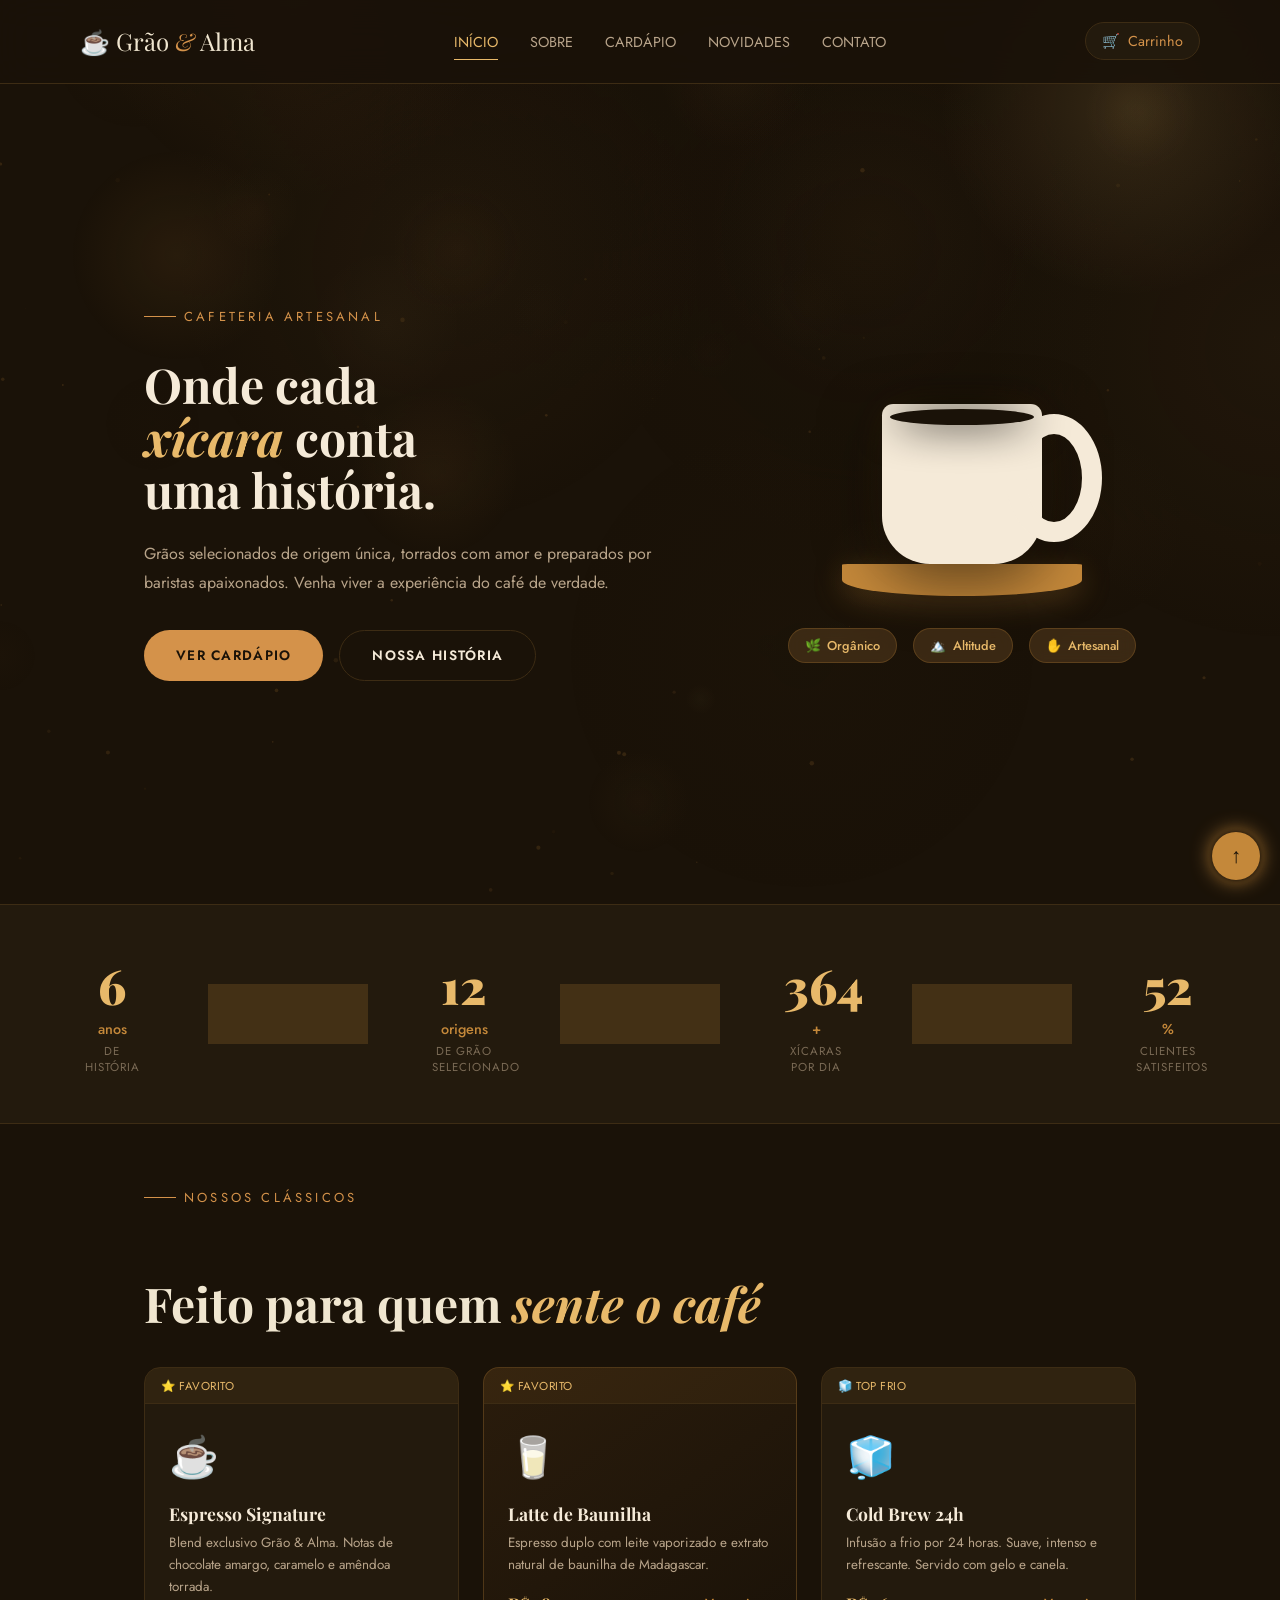
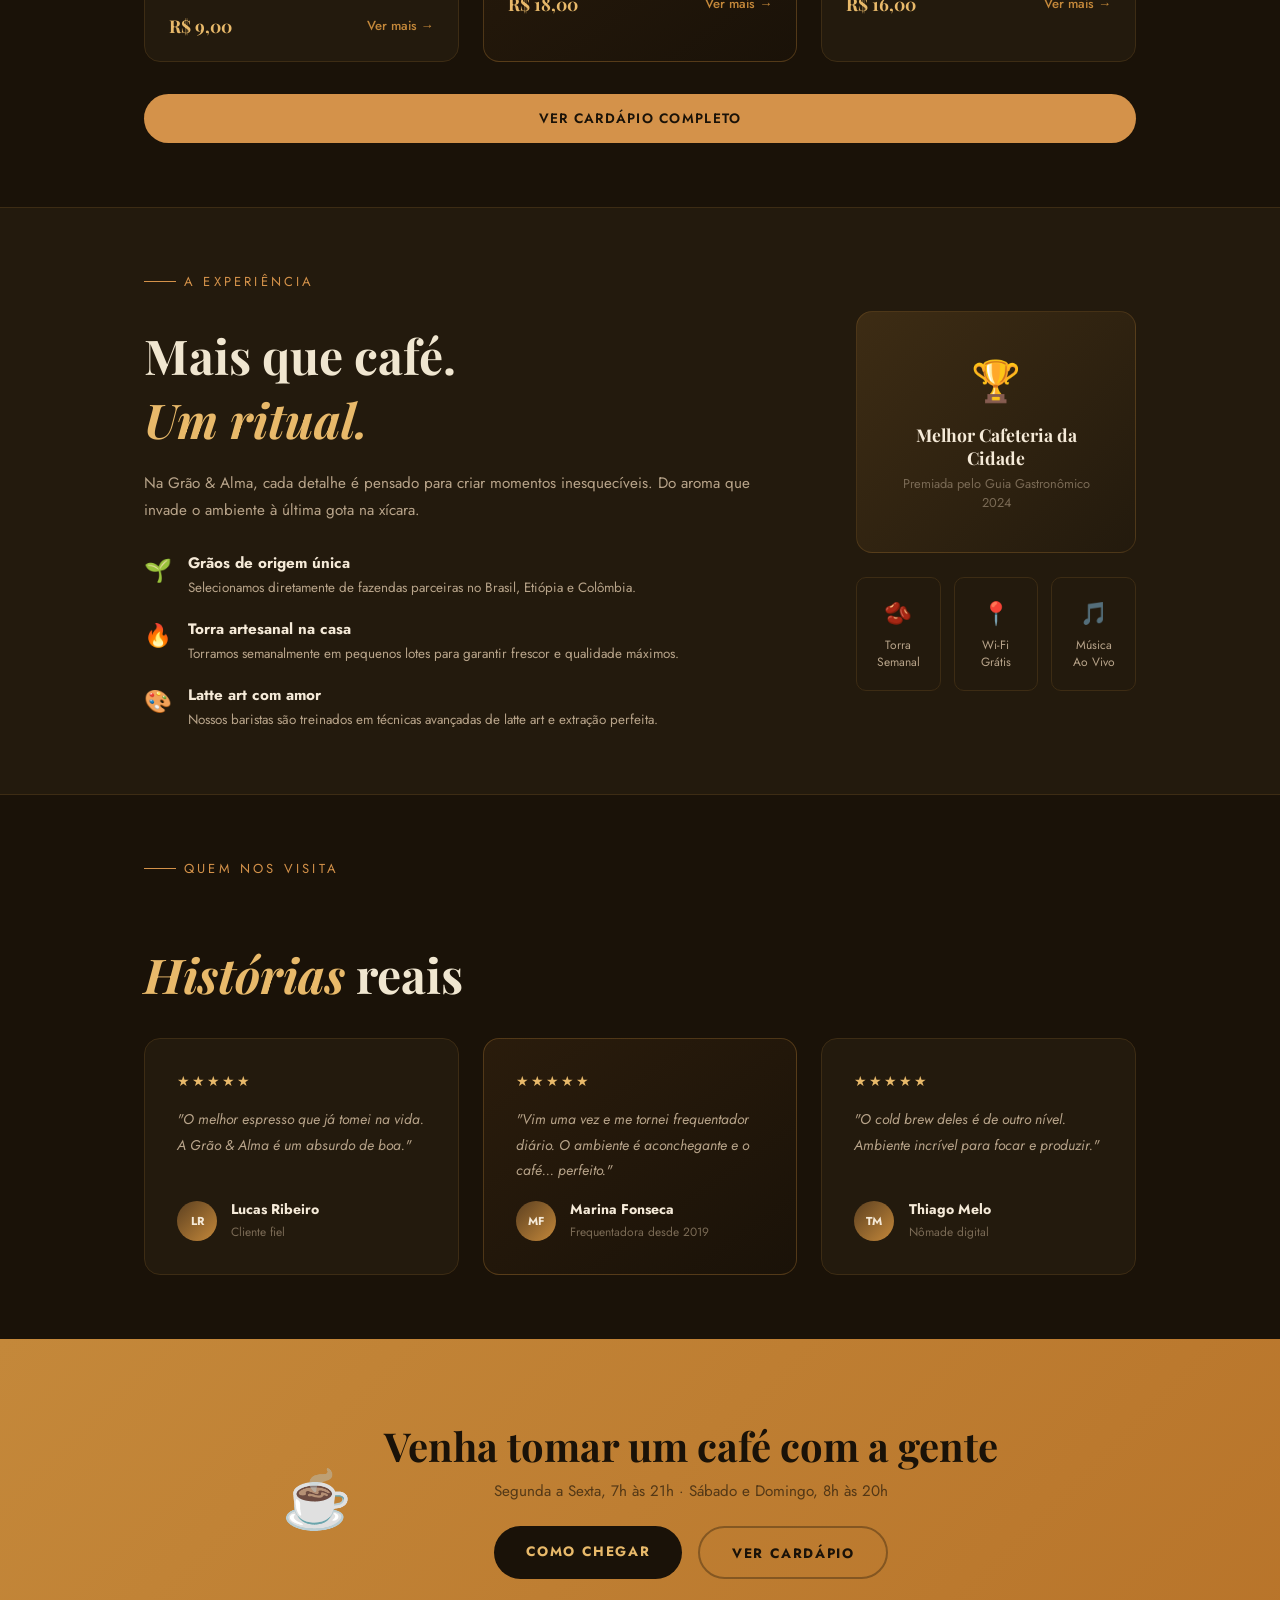
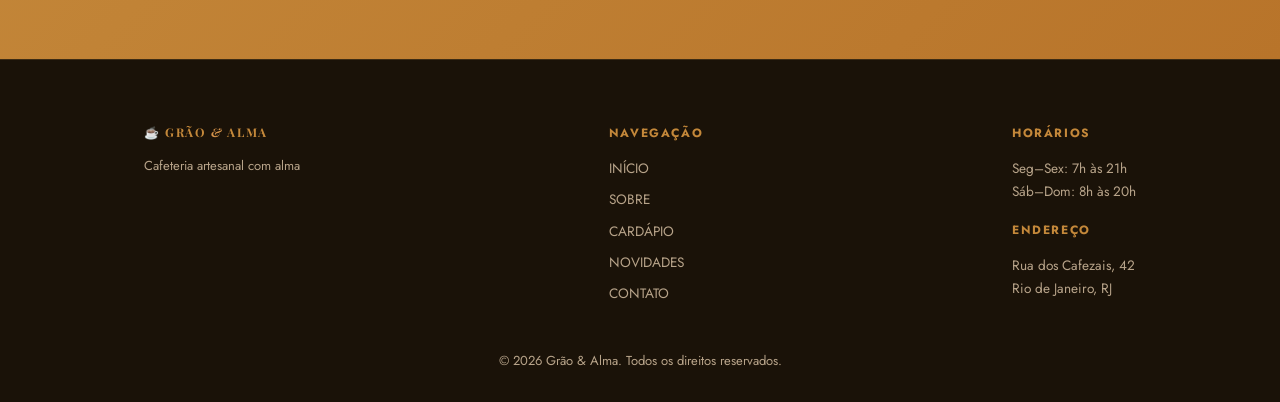
<file: index.html>
<!DOCTYPE html>
<html lang="pt-br">

<head>
  <meta charset="UTF-8">
  <meta name="viewport" content="width=device-width, initial-scale=1.0">
  <title>Grão & Alma | Cafeteria Artesanal</title>

  <link rel="preconnect" href="https://fonts.googleapis.com">
  <link rel="preconnect" href="https://fonts.gstatic.com" crossorigin>
  <link href="https://fonts.googleapis.com/css2?family=Jost:ital,wght@0,100..900;1,100..900&family=Playfair+Display:ital,wght@0,400..900;1,400..900&display=swap" rel="stylesheet">

  <link rel="stylesheet" href="global.css">
  <link rel="stylesheet" href="style-index.css">
</head>

<body>

  <canvas id="bgCanvas"></canvas>
  <div id="toast"></div>
  <div id="cart-overlay"></div>
  <div id="up"></div>
  <!-- NAV MOBILE -->
  <div id="mobile-nav">
    <a href="index.html" class="active">Início</a>
    <a href="pages/sobre/index.html">Sobre</a>
    <a href="pages/cardapio/index.html">Cardápio</a>
    <a href="pages/novidades/index.html">Novidades</a>
    <a href="pages/contato/index.html">Contato</a>
  </div>

  <header id="header-page">
    <a href="index.html" id="logo">
      <span class="coffee-emoji">☕</span>
      <span>Grão</span>
      <span class="amp">&</span>
      <span>Alma</span>
    </a>

    <nav>
      <ul class="flex">
        <li><a href="index.html" class="active">Início</a></li>
        <li><a href="pages/sobre/index.html">Sobre</a></li>
        <li><a href="pages/cardapio/index.html">Cardápio</a></li>
        <li><a href="pages/novidades/index.html">Novidades</a></li>
        <li><a href="pages/contato/index.html">Contato</a></li>
      </ul>
    </nav>

    <div class="header-actions">
      <!-- CARRINHO -->
      <div class="cart-container">
        <button class="cart-btn" id="cart-btn">
          <span>🛒</span>
          <span>Carrinho</span>
          <span id="cart-count">0</span>
        </button>
        <div id="cart-dropdown">
          <div class="cart-header">
            <strong>Seu Pedido</strong>
            <span class="cart-limit-badge" id="cart-limit-badge">0 / 10</span>
          </div>
          <div id="cart-items-list" class="cart-items-inner"></div>
          <div class="cart-footer">
            <div class="cart-total-row">
              <span class="cart-total-label">Total</span>
              <span class="cart-total-value" id="cart-total-display">R$ 0,00</span>
            </div>
            <div class="cart-limit-bar">
              <div class="cart-limit-fill" id="cart-fill-bar" style="width:0%"></div>
            </div>
            <p class="cart-limit-text" id="cart-limit-text">Máximo de 10 itens por pedido</p>
            <button class="btn-finalizar" id="btn-finalizar" disabled>Finalizar Pedido →</button>
          </div>
        </div>
      </div>

      <button id="hamburger" aria-label="Menu">
        <span></span><span></span><span></span>
      </button>
    </div>
  </header>

  <main>

    <!-- ══════════════ HERO ══════════════ -->
    <section id="hero" class="section-margin">
      <div class="description-hero">
        <div class="title-home-container">
          <span class="separator"></span>
          <p>Cafeteria artesanal</p>
        </div>
        <h1 id="main-title-hero">
          Onde cada <br><em>xícara</em> conta <br>uma história.
        </h1>
        <p>
          Grãos selecionados de origem única, torrados com amor e preparados por baristas apaixonados. Venha viver a experiência do café de verdade.
        </p>
        <div class="btn-container-hero">
          <a href="pages/cardapio/index.html" class="btn btn-look-menu btn-anim">Ver cardápio</a>
          <a href="pages/sobre/index.html"    class="btn btn-our-history btn-anim">Nossa História</a>
        </div>
      </div>

      <!-- XÍCARA -->
      <div class="cup-hero-container">
        <div class="cup">
          <div class="cup-vapour">
            <div style="--i:1;"  class="vapour cup-smoke-1"></div>
            <div style="--i:3;"  class="vapour cup-smoke-2"></div>
            <div style="--i:16;" class="vapour cup-smoke-3"></div>
            <div style="--i:5;"  class="vapour cup-smoke-4"></div>
            <div style="--i:13;" class="vapour cup-smoke-5"></div>
            <div style="--i:20;" class="vapour cup-smoke-6"></div>
            <div style="--i:6;"  class="vapour cup-smoke-7"></div>
            <div style="--i:7;"  class="vapour cup-smoke-8"></div>
            <div style="--i:10;" class="vapour cup-smoke-9"></div>
            <div style="--i:8;"  class="vapour cup-smoke-10"></div>
            <div style="--i:17;" class="vapour cup-smoke-10"></div>
            <div style="--i:11;" class="vapour cup-smoke-10"></div>
            <div style="--i:12;" class="vapour cup-smoke-10"></div>
            <div style="--i:14;" class="vapour cup-smoke-10"></div>
            <div style="--i:2;"  class="vapour cup-smoke-10"></div>
            <div style="--i:9;"  class="vapour cup-smoke-10"></div>
            <div style="--i:15;" class="vapour cup-smoke-10"></div>
            <div style="--i:4;"  class="vapour cup-smoke-10"></div>
            <div style="--i:19;" class="vapour cup-smoke-10"></div>
          </div>
          <div class="cup-visual-hero">
            <div class="cup-hole-top"></div>
            <div class="cup-handle"></div>
          </div>
          <div class="cup-bottom"></div>
        </div>

        <div class="cup-information">
          <div class="floating-info-container fi-1">
            <span>🌿</span>
            <p>Orgânico</p>
          </div>
          <div class="floating-info-container fi-3">
            <span>🏔️</span>
            <p>Altitude</p>
          </div>
          <div class="floating-info-container fi-5">
            <span>✋</span>
            <p>Artesanal</p>
          </div>
        </div>
      </div>
    </section>

    <!-- ══════════════ ESTATÍSTICAS ══════════════ -->
    <div id="statistics-container">
      <div>
        <span class="stat-num" data-target="6">0</span>
        <span>anos</span>
        <p>DE HISTÓRIA</p>
      </div>
      <div class="separator"></div>
      <div>
        <span class="stat-num" data-target="12">0</span>
        <span>origens</span>
        <p>DE GRÃO SELECIONADO</p>
      </div>
      <div class="separator"></div>
      <div>
        <span class="stat-num" data-target="800">0</span>
        <span>+</span>
        <p>XÍCARAS POR DIA</p>
      </div>
      <div class="separator"></div>
      <div>
        <span class="stat-num" data-target="98">0</span>
        <span>%</span>
        <p>CLIENTES SATISFEITOS</p>
      </div>
    </div>

    <!-- ══════════════ MENU DESTAQUE ══════════════ -->
    <section id="menu" class="section-margin">
      <div class="title-home-container">
        <span class="separator"></span>
        <p>NOSSOS CLÁSSICOS</p>
      </div>
      <div class="menu-container">
        <h2>Feito para quem <em>sente o café</em></h2>

        <div class="cards-products-container">
          <div class="cards-products">
            <header class="header-product">
              <div><span>⭐</span> Favorito</div>
            </header>
            <div class="info-product-container">
              <span class="img-product">☕</span>
              <div class="product-info">
                <strong>Espresso Signature</strong>
                <p>Blend exclusivo Grão & Alma. Notas de chocolate amargo, caramelo e amêndoa torrada.</p>
              </div>
              <div class="price-container">
                <span>R$ 9,00</span>
                <a href="pages/cardapio/index.html">Ver mais →</a>
              </div>
            </div>
          </div>

          <div class="cards-products featured">
            <header class="header-product">
              <div><span>⭐</span> Favorito</div>
            </header>
            <div class="info-product-container">
              <span class="img-product">🥛</span>
              <div class="product-info">
                <strong>Latte de Baunilha</strong>
                <p>Espresso duplo com leite vaporizado e extrato natural de baunilha de Madagascar.</p>
              </div>
              <div class="price-container">
                <span>R$ 18,00</span>
                <a href="pages/cardapio/index.html">Ver mais →</a>
              </div>
            </div>
          </div>

          <div class="cards-products">
            <header class="header-product">
              <div><span>🧊</span> Top Frio</div>
            </header>
            <div class="info-product-container">
              <span class="img-product">🧊</span>
              <div class="product-info">
                <strong>Cold Brew 24h</strong>
                <p>Infusão a frio por 24 horas. Suave, intenso e refrescante. Servido com gelo e canela.</p>
              </div>
              <div class="price-container">
                <span>R$ 16,00</span>
                <a href="pages/cardapio/index.html">Ver mais →</a>
              </div>
            </div>
          </div>
        </div>
      </div>

      <a href="pages/cardapio/index.html" class="btn btn-look-menu btn-anim">Ver cardápio completo</a>
    </section>

    <!-- ══════════════ SOBRE A EMPRESA ══════════════ -->
    <section id="about-company" class="section-margin">
      <div class="info-about-container">
        <div class="title-home-container">
          <span class="separator"></span>
          <p>A EXPERIÊNCIA</p>
        </div>
        <div class="info-about">
          <h2>Mais que café. <br><em>Um ritual.</em></h2>
          <p>Na Grão & Alma, cada detalhe é pensado para criar momentos inesquecíveis. Do aroma que invade o ambiente à última gota na xícara.</p>
          <ul>
            <li>
              <span>🌱</span>
              <div>
                <strong>Grãos de origem única</strong>
                <p>Selecionamos diretamente de fazendas parceiras no Brasil, Etiópia e Colômbia.</p>
              </div>
            </li>
            <li>
              <span>🔥</span>
              <div>
                <strong>Torra artesanal na casa</strong>
                <p>Torramos semanalmente em pequenos lotes para garantir frescor e qualidade máximos.</p>
              </div>
            </li>
            <li>
              <span>🎨</span>
              <div>
                <strong>Latte art com amor</strong>
                <p>Nossos baristas são treinados em técnicas avançadas de latte art e extração perfeita.</p>
              </div>
            </li>
          </ul>
        </div>
      </div>

      <div class="especiality-about-container">
        <div class="best-about-container">
          <span>🏆</span>
          <strong>Melhor Cafeteria da Cidade</strong>
          <p>Premiada pelo Guia Gastronômico 2024</p>
        </div>
        <div class="especiality-cards">
          <div class="cards"><span>🫘</span><p>Torra</p><p>Semanal</p></div>
          <div class="cards"><span>📍</span><p>Wi-Fi</p><p>Grátis</p></div>
          <div class="cards"><span>🎵</span><p>Música</p><p>Ao Vivo</p></div>
        </div>
      </div>
    </section>

    <!-- ══════════════ DEPOIMENTOS ══════════════ -->
    <section id="stories" class="section-margin">
      <div class="title-home-container">
        <span class="separator"></span>
        <p>QUEM NOS VISITA</p>
      </div>
      <h2><em>Histórias</em> reais</h2>

      <div class="stories-cards-container">
        <div class="cards">
          <span class="stars">★★★★★</span>
          <p>"O melhor espresso que já tomei na vida. A Grão & Alma é um absurdo de boa."</p>
          <div class="user">
            <div class="photo-perfil">LR</div>
            <div class="info-user">
              <strong>Lucas Ribeiro</strong>
              <span>Cliente fiel</span>
            </div>
          </div>
        </div>
        <div class="cards story-featured">
          <span class="stars">★★★★★</span>
          <p>"Vim uma vez e me tornei frequentador diário. O ambiente é aconchegante e o café... perfeito."</p>
          <div class="user">
            <div class="photo-perfil">MF</div>
            <div class="info-user">
              <strong>Marina Fonseca</strong>
              <span>Frequentadora desde 2019</span>
            </div>
          </div>
        </div>
        <div class="cards">
          <span class="stars">★★★★★</span>
          <p>"O cold brew deles é de outro nível. Ambiente incrível para focar e produzir."</p>
          <div class="user">
            <div class="photo-perfil">TM</div>
            <div class="info-user">
              <strong>Thiago Melo</strong>
              <span>Nômade digital</span>
            </div>
          </div>
        </div>
      </div>
    </section>

    <!-- ══════════════ CTA BANNER ══════════════ -->
    <div class="banner">
      <span>☕</span>
      <div>
        <h2>Venha tomar um café com a gente</h2>
        <p>Segunda a Sexta, 7h às 21h · Sábado e Domingo, 8h às 20h</p>
        <div class="banner-btn">
          <a href="pages/contato/index.html" class="btn-primary btn-anim">Como Chegar</a>
          <a href="pages/cardapio/index.html" class="btn-secondary btn-anim">Ver Cardápio</a>
        </div>
      </div>
    </div>

  </main>

  <footer id="footer-container" class="section-margin">
    <div class="footer-info">
      <div class="footer-logo">
        <strong><span>☕</span> Grão <span class="amp">&</span> Alma</strong>
        <p>Cafeteria artesanal com alma</p>
      </div>
      <nav class="footer-nav">
        <strong>Navegação</strong>
        <ul>
          <li class="footer-menu-option"><a href="index.html">Início</a></li>
          <li class="footer-menu-option"><a href="pages/sobre/index.html">Sobre</a></li>
          <li class="footer-menu-option"><a href="pages/cardapio/index.html">Cardápio</a></li>
          <li class="footer-menu-option"><a href="pages/novidades/index.html">Novidades</a></li>
          <li class="footer-menu-option"><a href="pages/contato/index.html">Contato</a></li>
        </ul>
      </nav>
      <div class="place-footer-container">
        <div class="hours">
          <strong>Horários</strong>
          <p>Seg–Sex: 7h às 21h</p>
          <p>Sáb–Dom: 8h às 20h</p>
        </div>
        <div class="address">
          <strong>Endereço</strong>
          <p>Rua dos Cafezais, 42</p>
          <p>Rio de Janeiro, RJ</p>
        </div>
      </div>
    </div>
    <p class="copy">© 2026 Grão & Alma. Todos os direitos reservados.</p>
  </footer>

  <a href="#up" class="back-to-top">↑</a>

  <script src="cart.js"></script>
  <script src="index.js"></script>
</body>
</html>
</file>
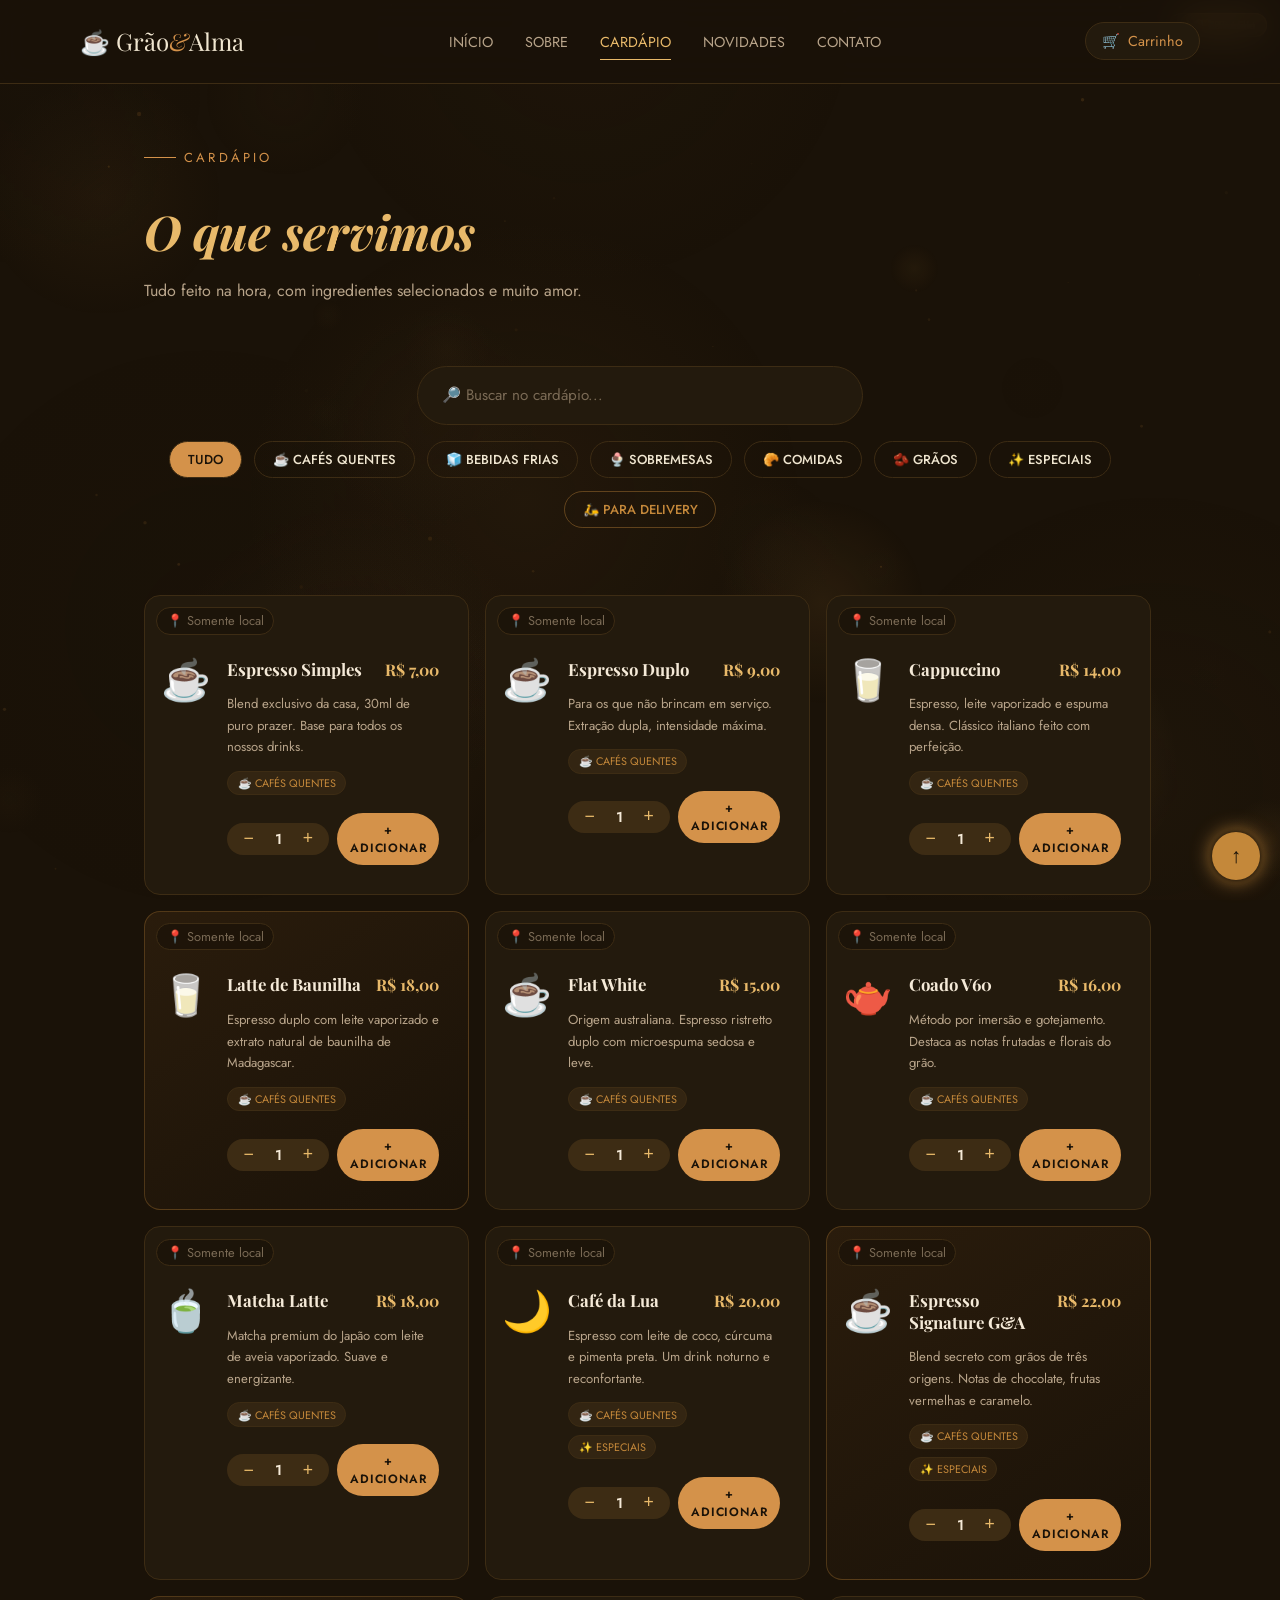
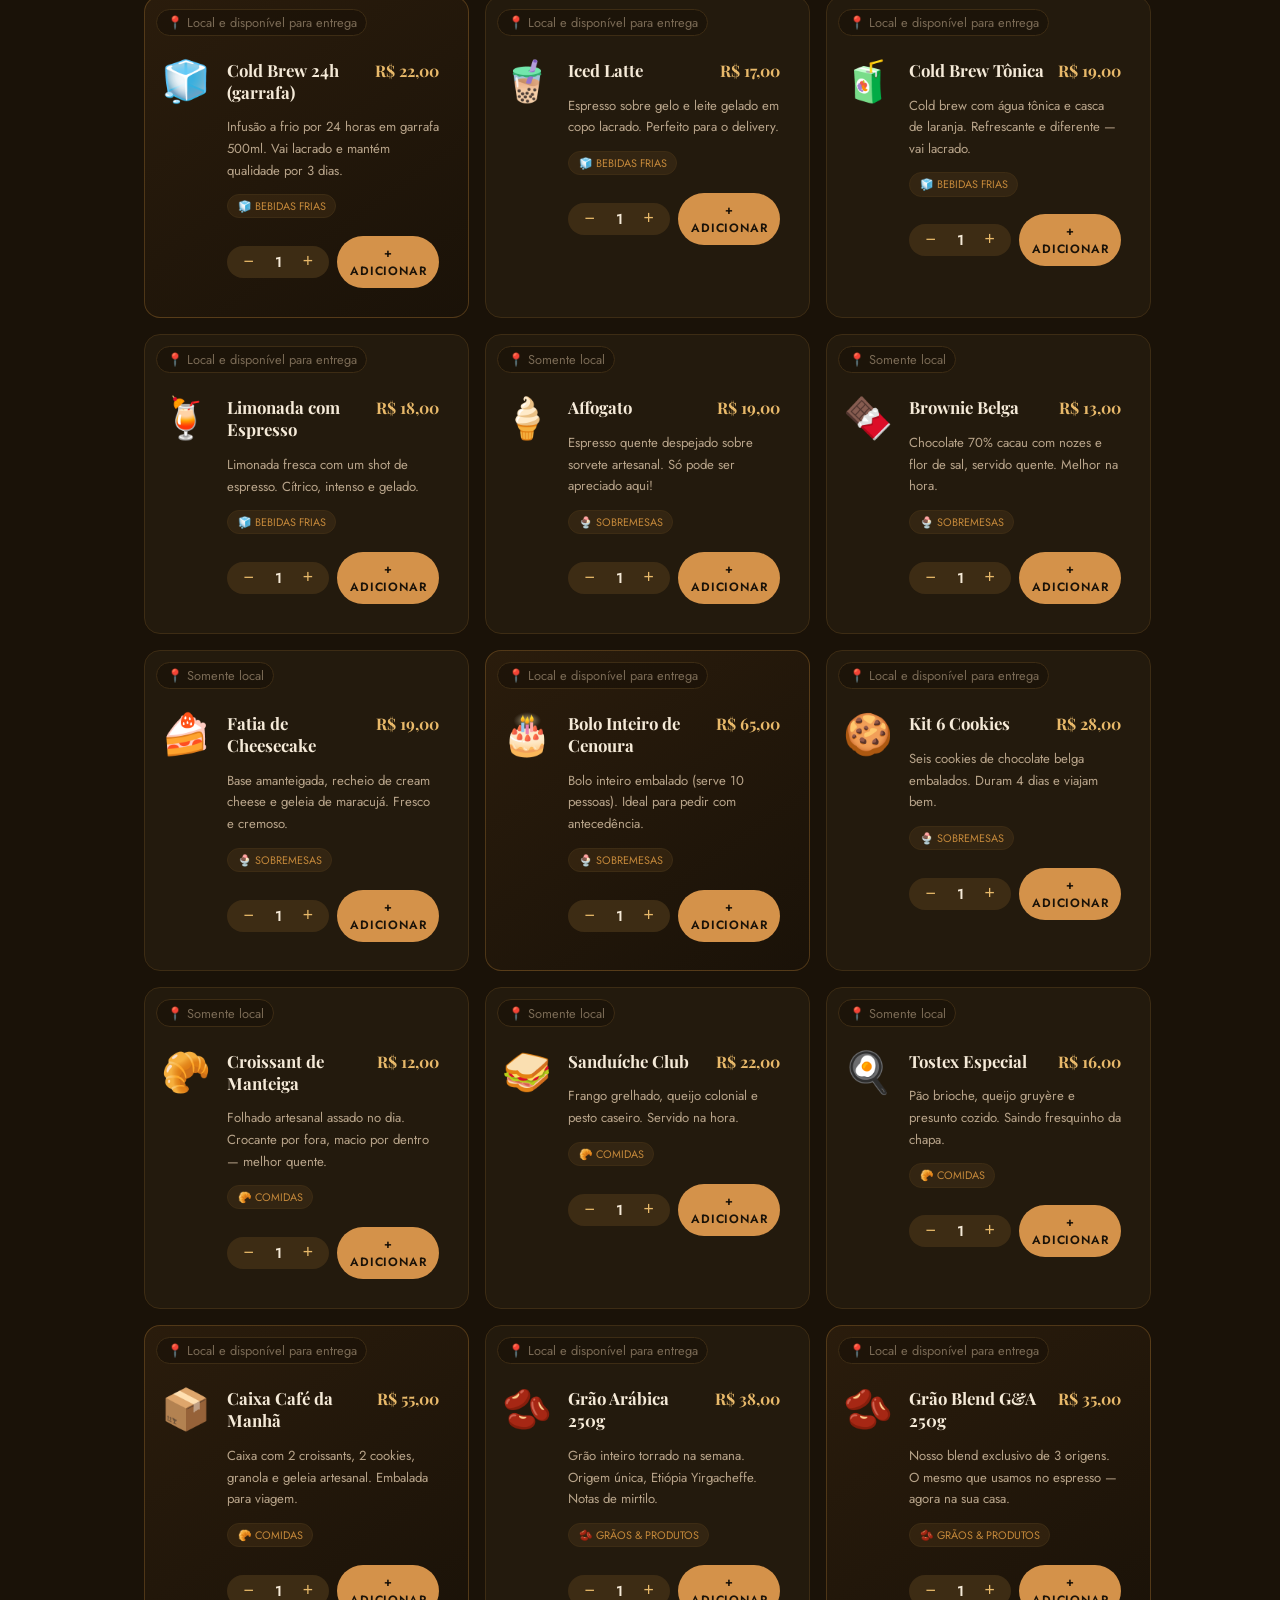
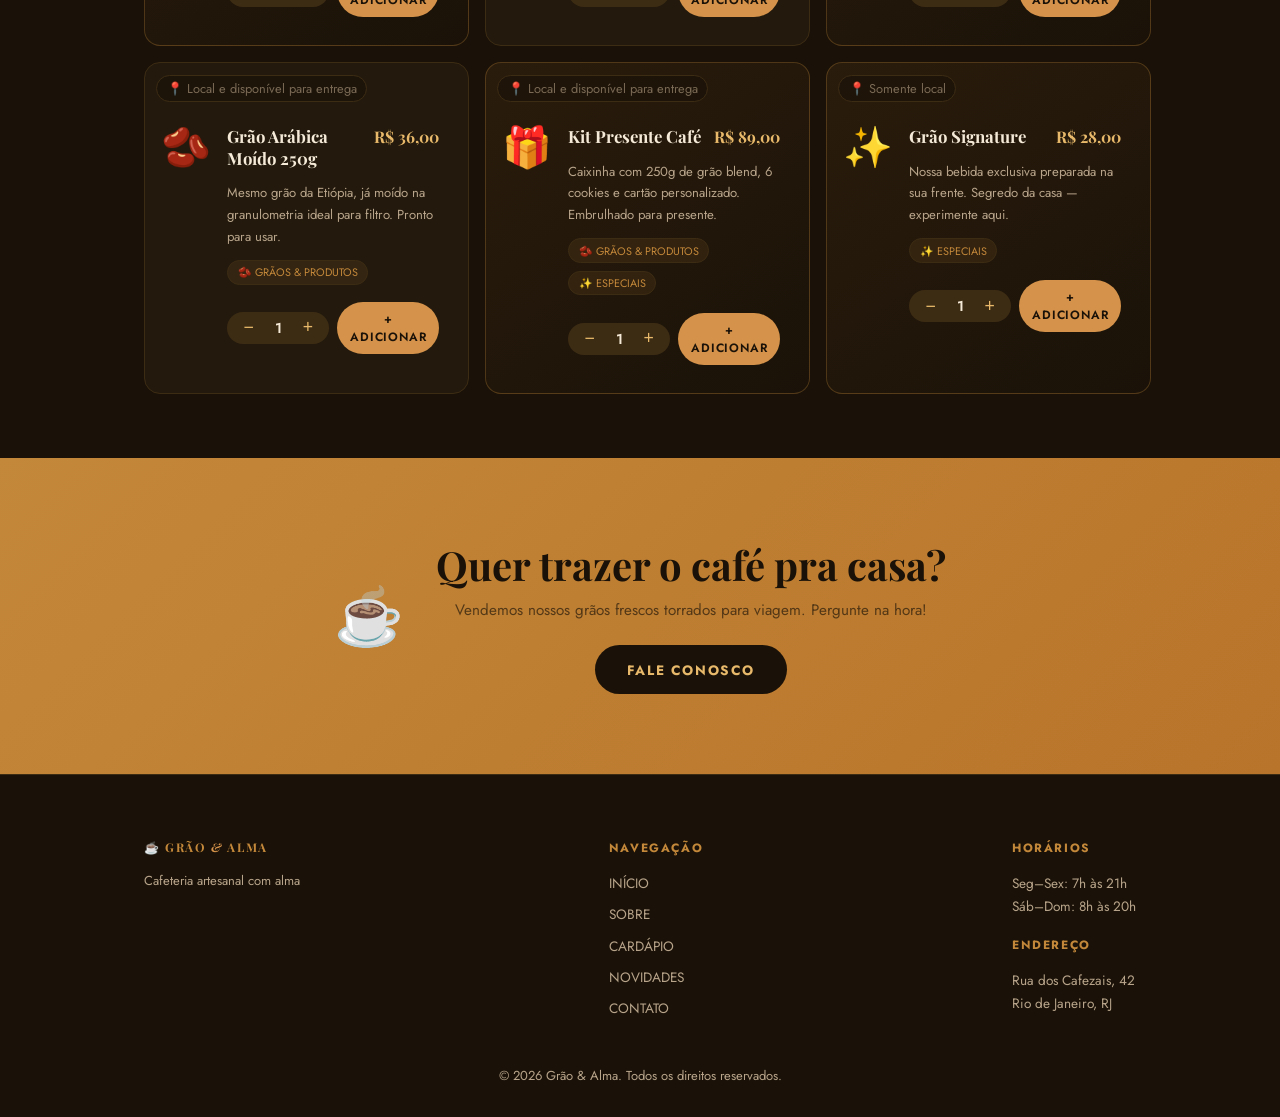
<file: pages/cardapio/index.html>
<!DOCTYPE html>
<html lang="pt-br">
<head>
  <meta charset="UTF-8">
  <meta name="viewport" content="width=device-width, initial-scale=1.0">
  <title>Cardápio | Grão & Alma</title>
  <link rel="preconnect" href="https://fonts.googleapis.com">
  <link rel="preconnect" href="https://fonts.gstatic.com" crossorigin>
  <link href="https://fonts.googleapis.com/css2?family=Jost:ital,wght@0,100..900;1,100..900&family=Playfair+Display:ital,wght@0,400..900;1,400..900&display=swap" rel="stylesheet">
  <link rel="stylesheet" href="../../global.css">
  <link rel="stylesheet" href="style.css">
</head>
<body>

  <canvas id="bgCanvas"></canvas>
  <div id="toast"></div>
  <div id="cart-overlay"></div>
  <div id="up"></div>

  <div id="mobile-nav">
    <a href="../../index.html">Início</a>
    <a href="../sobre/index.html">Sobre</a>
    <a href="index.html" class="active">Cardápio</a>
    <a href="../novidades/index.html">Novidades</a>
    <a href="../contato/index.html">Contato</a>
  </div>

  <header id="header-page">
    <a href="../../index.html" id="logo">
      <span class="coffee-emoji">☕</span>
      <span>Grão</span><span class="amp">&</span><span>Alma</span>
    </a>
    <nav>
      <ul class="flex">
        <li><a href="../../index.html">Início</a></li>
        <li><a href="../sobre/index.html">Sobre</a></li>
        <li><a href="index.html" class="active">Cardápio</a></li>
        <li><a href="../novidades/index.html">Novidades</a></li>
        <li><a href="../contato/index.html">Contato</a></li>
      </ul>
    </nav>
    <div class="header-actions">
      <div class="cart-container">
        <button class="cart-btn" id="cart-btn">
          <span>🛒</span><span>Carrinho</span><span id="cart-count">0</span>
        </button>
        <div id="cart-dropdown">
          <div class="cart-header">
            <strong>Seu Pedido</strong>
            <span class="cart-limit-badge" id="cart-limit-badge">0 / 10</span>
          </div>
          <div id="cart-items-list" class="cart-items-inner"></div>
          <div class="cart-footer">
            <div class="cart-total-row">
              <span class="cart-total-label">Total</span>
              <span class="cart-total-value" id="cart-total-display">R$ 0,00</span>
            </div>
            <div class="cart-limit-bar">
              <div class="cart-limit-fill" id="cart-fill-bar" style="width:0%"></div>
            </div>
            <p class="cart-limit-text" id="cart-limit-text">Máximo de 10 itens por pedido</p>
            <button class="btn-finalizar" id="btn-finalizar" disabled>Finalizar Pedido →</button>
          </div>
        </div>
      </div>
      <button id="hamburger" aria-label="Menu"><span></span><span></span><span></span></button>
    </div>
  </header>

  <main class="section-margin">
    <section>
      <div class="title-home-container">
        <span class="separator"></span>
        <p>CARDÁPIO</p>
      </div>
      <div class="title-menu-container">
        <h1><em>O que servimos</em></h1>
        <p>Tudo feito na hora, com ingredientes selecionados e muito amor.</p>
      </div>
    </section>

    <div class="products-section">
      <input type="text" id="search-input" placeholder="🔎 Buscar no cardápio...">

      <div class="products-filter">
        <input type="radio" name="filter-items" id="all-items" checked>
        <label for="all-items">Tudo</label>
        <input type="radio" name="filter-items" id="coffee-items">
        <label for="coffee-items">☕ Cafés Quentes</label>
        <input type="radio" name="filter-items" id="cold-items">
        <label for="cold-items">🧊 Bebidas Frias</label>
        <input type="radio" name="filter-items" id="dessert-items">
        <label for="dessert-items">🍨 Sobremesas</label>
        <input type="radio" name="filter-items" id="food-items">
        <label for="food-items">🥐 Comidas</label>
        <input type="radio" name="filter-items" id="graos-items">
        <label for="graos-items">🫘 Grãos</label>
        <input type="radio" name="filter-items" id="specials-items">
        <label for="specials-items">✨ Especiais</label>
        <input type="radio" name="filter-items" id="delivery-items">
        <label for="delivery-items">🛵 Para Delivery</label>
      </div>

      <p id="search-msg" class="search-msg"></p>
      <div class="products-cards-container" id="cards-container"></div>
    </div>

  </main>

  <div class="banner">
    <span>☕</span>
    <div>
      <h2>Quer trazer o café pra casa?</h2>
      <p>Vendemos nossos grãos frescos torrados para viagem. Pergunte na hora!</p>
      <div class="banner-btn">
        <a href="../contato/index.html" class="btn-primary btn-anim">Fale Conosco</a>
      </div>
    </div>
  </div>

  <footer id="footer-container" class="section-margin">
    <div class="footer-info">
      <div class="footer-logo">
        <strong><span>☕</span> Grão <span class="amp">&</span> Alma</strong>
        <p>Cafeteria artesanal com alma</p>
      </div>
      <nav class="footer-nav">
        <strong>Navegação</strong>
        <ul>
          <li class="footer-menu-option"><a href="../../index.html">Início</a></li>
          <li class="footer-menu-option"><a href="../sobre/index.html">Sobre</a></li>
          <li class="footer-menu-option"><a href="index.html">Cardápio</a></li>
          <li class="footer-menu-option"><a href="../novidades/index.html">Novidades</a></li>
          <li class="footer-menu-option"><a href="../contato/index.html">Contato</a></li>
        </ul>
      </nav>
      <div class="place-footer-container">
        <div class="hours"><strong>Horários</strong><p>Seg–Sex: 7h às 21h</p><p>Sáb–Dom: 8h às 20h</p></div>
        <div class="address"><strong>Endereço</strong><p>Rua dos Cafezais, 42</p><p>Rio de Janeiro, RJ</p></div>
      </div>
    </div>
    <p class="copy">© 2026 Grão & Alma. Todos os direitos reservados.</p>
  </footer>

  <a href="#up" class="back-to-top">↑</a>
  <script src="../../cart.js"></script>
  <script src="index.js"></script>
</body>
</html>
</file>
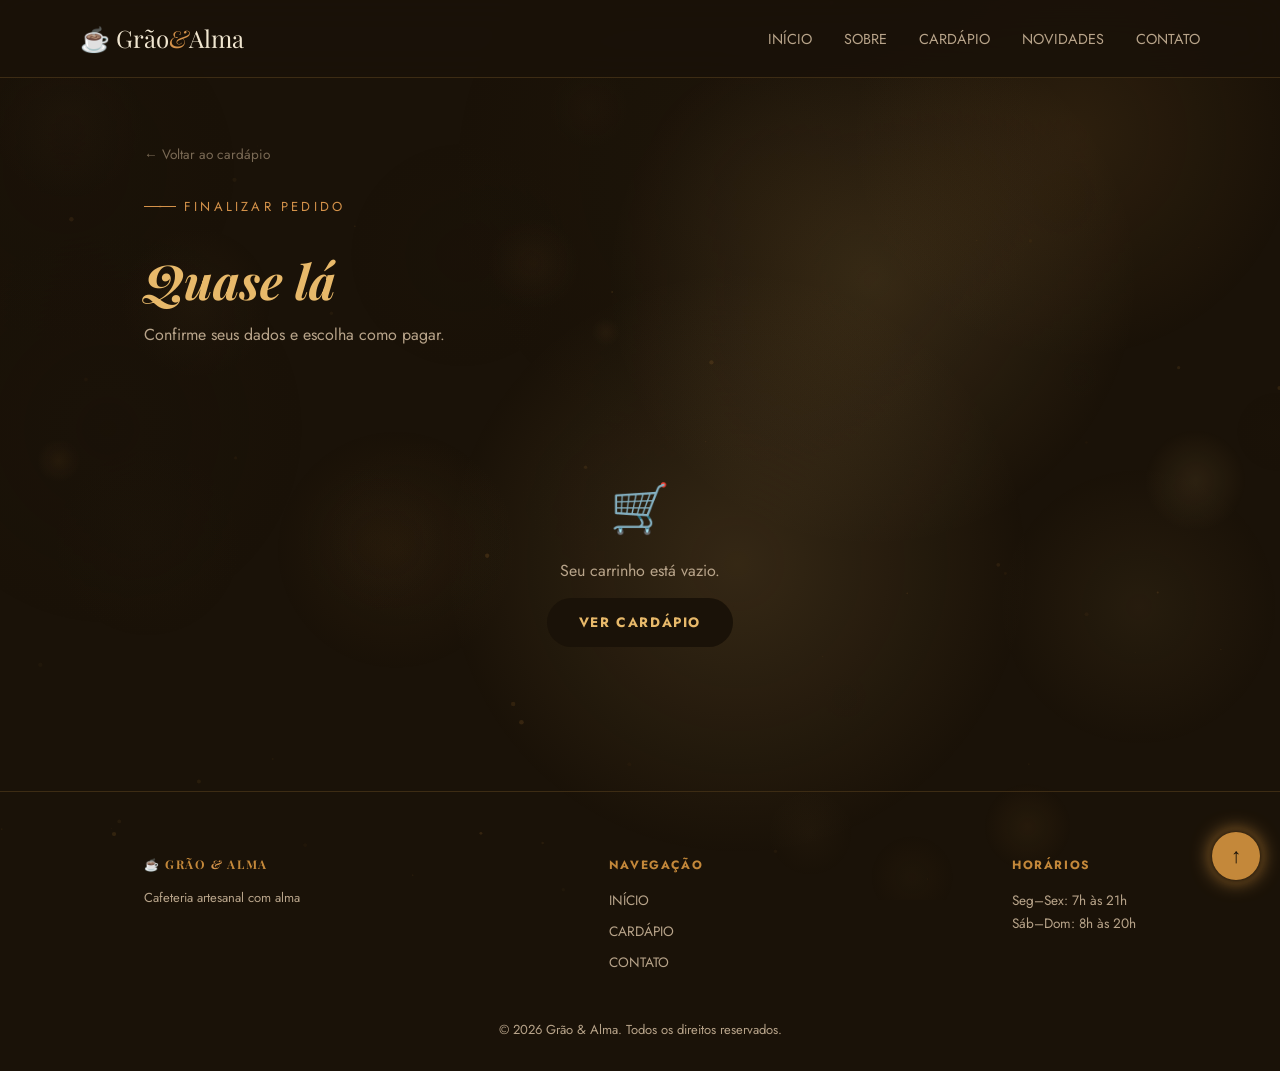
<file: pages/checkout/index.html>
<!DOCTYPE html>
<html lang="pt-br">
<head>
  <meta charset="UTF-8">
  <meta name="viewport" content="width=device-width, initial-scale=1.0">
  <title>Finalizar Pedido | Grão & Alma</title>
  <link rel="preconnect" href="https://fonts.googleapis.com">
  <link rel="preconnect" href="https://fonts.gstatic.com" crossorigin>
  <link href="https://fonts.googleapis.com/css2?family=Jost:ital,wght@0,100..900;1,100..900&family=Playfair+Display:ital,wght@0,400..900;1,400..900&display=swap" rel="stylesheet">
  <link rel="stylesheet" href="../../global.css">
  <link rel="stylesheet" href="style.css">
</head>
<body>

  <canvas id="bgCanvas"></canvas>
  <div id="toast"></div>
  <div id="up"></div>

  <header id="header-page">
    <a href="../../index.html" id="logo">
      <span class="coffee-emoji">☕</span>
      <span>Grão</span><span class="amp">&</span><span>Alma</span>
    </a>
    <nav>
      <ul class="flex">
        <li><a href="../../index.html">Início</a></li>
        <li><a href="../sobre/index.html">Sobre</a></li>
        <li><a href="../cardapio/index.html">Cardápio</a></li>
        <li><a href="../novidades/index.html">Novidades</a></li>
        <li><a href="../contato/index.html">Contato</a></li>
      </ul>
    </nav>
    <button id="hamburger" aria-label="Menu"><span></span><span></span><span></span></button>
  </header>

  <div id="mobile-nav">
    <a href="../../index.html">Início</a>
    <a href="../sobre/index.html">Sobre</a>
    <a href="../cardapio/index.html">Cardápio</a>
    <a href="../novidades/index.html">Novidades</a>
    <a href="../contato/index.html">Contato</a>
  </div>

  <main class="section-margin">

    <div class="checkout-back">
      <a href="../cardapio/index.html" class="back-link">← Voltar ao cardápio</a>
    </div>

    <div class="title-home-container">
      <span class="separator"></span>
      <p>FINALIZAR PEDIDO</p>
    </div>
    <div class="title-menu-container">
      <h1><em>Quase lá</em></h1>
      <p>Confirme seus dados e escolha como pagar.</p>
    </div>

    <!-- Aviso carrinho vazio -->
    <div id="empty-warning" class="empty-warning" style="display:none;">
      <span>🛒</span>
      <p>Seu carrinho está vazio.</p>
      <a href="../cardapio/index.html" class="btn-primary">Ver Cardápio</a>
    </div>

    <div class="checkout-grid" id="checkout-content">

      <!-- FORMULÁRIO -->
      <div class="checkout-form-section">

        <div class="form-block">
          <div class="form-block-title">👤 Seus dados</div>
          <div class="form-row">
            <div class="form-group">
              <label for="field-nome">Nome *</label>
              <input type="text" id="field-nome" placeholder="Seu nome completo">
            </div>
            <div class="form-group">
              <label for="field-tel">Telefone</label>
              <input type="tel" id="field-tel" placeholder="(21) 9 0000-0000">
            </div>
          </div>
        </div>

        <div class="form-block">
          <div class="form-block-title">📍 Como receber</div>
          <div class="form-row">
            <div class="form-group">
              <label for="order-type">Tipo de pedido</label>
              <select id="order-type">
                <option value="balcao">🏠 Retirar no balcão</option>
                <option value="mesa">🪑 Levar à mesa</option>
                <option value="entrega">🛵 Delivery</option>
              </select>
            </div>
            <div class="form-group" id="mesa-field" style="display:none;">
              <label>Número da mesa</label>
              <input type="text" id="field-mesa" placeholder="Ex: Mesa 7">
            </div>
          </div>
          <!-- AVISO DE CONFLITO COM DELIVERY -->
          <!-- Aparece automaticamente via JS quando tem item "só local" + delivery selecionado -->
          <div id="delivery-conflict-warning" class="delivery-conflict-warning" style="display:none;">
            <span class="conflict-icon">🚫</span>
            <div class="conflict-text">
              <strong>Entrega indisponível para alguns itens</strong>
              <p>Os itens abaixo só podem ser consumidos no local (mesa ou balcão):</p>
              <p class="conflict-items" id="conflict-items-list"></p>
              <p>Retire esses itens do carrinho ou escolha <strong>Retirar no balcão</strong> / <strong>Levar à mesa</strong>.</p>
            </div>
          </div>

          <div id="delivery-fields" style="display:none; margin-top:1rem;">
            <div class="form-group">
              <label>Endereço</label>
              <input type="text" id="field-endereco" placeholder="Rua, número">
            </div>
            <div class="form-row form-row-spaced">
              <div class="form-group">
                <label>Bairro</label>
                <input type="text" id="field-bairro" placeholder="Bairro">
              </div>
              <div class="form-group">
                <label>Complemento</label>
                <input type="text" id="field-complemento" placeholder="Apto, bloco...">
              </div>
            </div>
          </div>
        </div>

        <div class="form-block">
          <div class="form-block-title">📝 Observações</div>
          <div class="form-group">
            <label>Algum pedido especial?</label>
            <textarea id="field-obs" rows="3" placeholder="Ex: sem açúcar, leite vegetal, alergia a amendoim..."></textarea>
          </div>
        </div>

        <div class="form-block">
          <div class="form-block-title">💳 Pagamento</div>
          <div class="payment-options">
            <div class="payment-opt selected" data-pay="cartao">
              <span class="pay-icon">💳</span>
              <span class="pay-name">Cartão</span>
              <span class="pay-sub">Crédito ou débito</span>
            </div>
            <div class="payment-opt" data-pay="pix">
              <span class="pay-icon">📱</span>
              <span class="pay-name">Pix</span>
              <span class="pay-sub">Aprovação imediata</span>
            </div>
            <div class="payment-opt" data-pay="dinheiro">
              <span class="pay-icon">💵</span>
              <span class="pay-name">Dinheiro</span>
              <span class="pay-sub">Troco na entrega</span>
            </div>
            <div class="payment-opt" data-pay="vale">
              <span class="pay-icon">🎟️</span>
              <span class="pay-name">Vale</span>
              <span class="pay-sub">Alimentação / refeição</span>
            </div>
          </div>
        </div>

      </div>

      <!-- RESUMO DO PEDIDO -->
      <div class="order-summary-sticky">
        <div class="order-summary">
          <div class="order-summary-title">Resumo do Pedido</div>
          <div class="order-items-list" id="checkout-items-list"></div>
          <div class="order-totals">
            <div class="total-row">
              <span>Subtotal</span>
              <span id="co-subtotal">R$ 0,00</span>
            </div>
            <div class="total-row">
              <span>Taxa de serviço</span>
              <span>R$ 0,00</span>
            </div>
            <div class="total-row total-main">
              <span>Total</span>
              <strong id="co-total">R$ 0,00</strong>
            </div>
          </div>
          <button id="btn-confirmar">☕ Confirmar Pedido</button>
        </div>
      </div>

    </div><!-- /checkout-grid -->

    <!-- TELA DE SUCESSO -->
    <div id="success-screen">
      <div class="success-icon">☕</div>
      <h2>Pedido confirmado!</h2>
      <div class="order-id-badge" id="order-id-display">PEDIDO #0000</div>
      <p>Estamos preparando tudo com carinho. Tempo estimado: <strong>15–20 minutos</strong>.</p>
      <div class="success-actions">
        <a href="../cardapio/index.html" class="btn-primary">+ Fazer novo pedido</a>
        <a href="../../index.html" class="btn-secondary btn-success-voltar">Ir para o início</a>
      </div>
    </div>

  </main>

  <footer id="footer-container" class="section-margin">
    <div class="footer-info">
      <div class="footer-logo">
        <strong><span>☕</span> Grão <span class="amp">&</span> Alma</strong>
        <p>Cafeteria artesanal com alma</p>
      </div>
      <nav class="footer-nav">
        <strong>Navegação</strong>
        <ul>
          <li class="footer-menu-option"><a href="../../index.html">Início</a></li>
          <li class="footer-menu-option"><a href="../cardapio/index.html">Cardápio</a></li>
          <li class="footer-menu-option"><a href="../contato/index.html">Contato</a></li>
        </ul>
      </nav>
      <div class="place-footer-container">
        <div class="hours"><strong>Horários</strong><p>Seg–Sex: 7h às 21h</p><p>Sáb–Dom: 8h às 20h</p></div>
      </div>
    </div>
    <p class="copy">© 2026 Grão & Alma. Todos os direitos reservados.</p>
  </footer>

  <a href="#up" class="back-to-top">↑</a>
  <script src="../../cart.js"></script>
  <script src="index.js"></script>
</body>
</html>
</file>
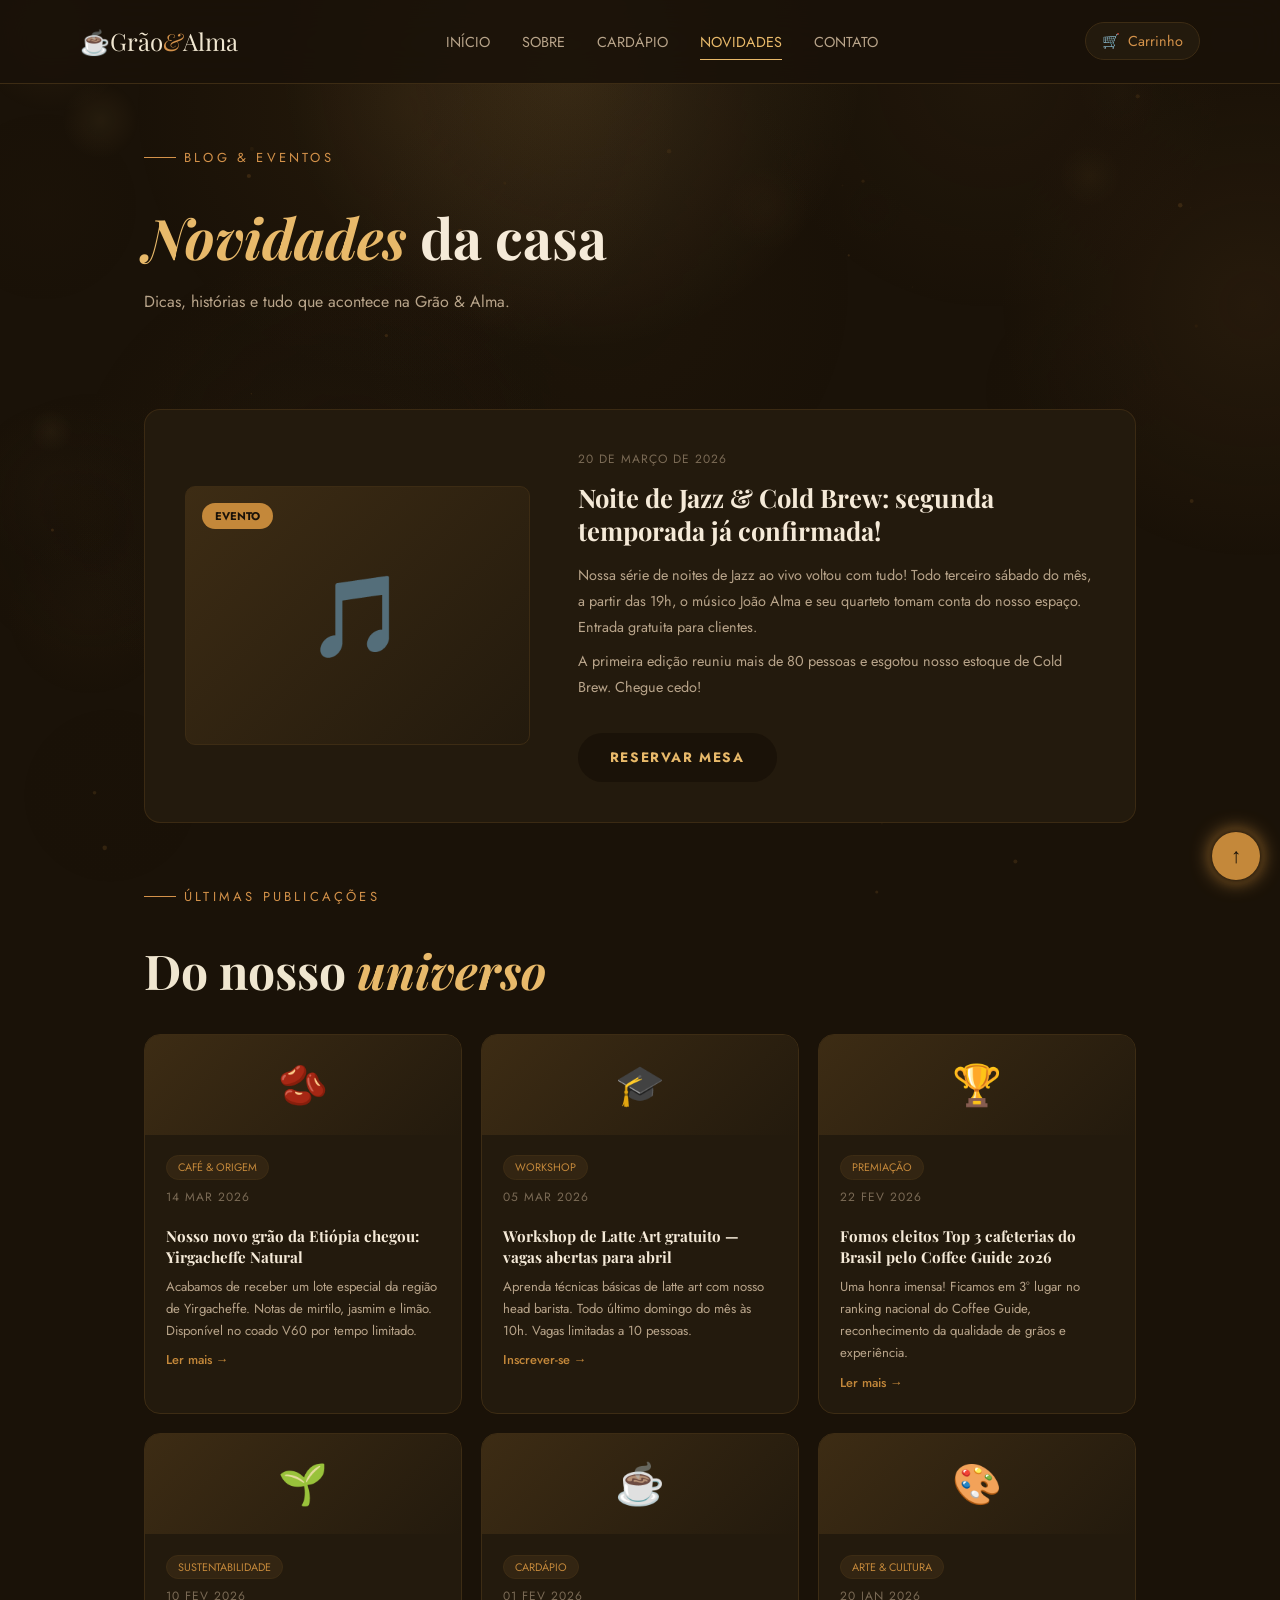
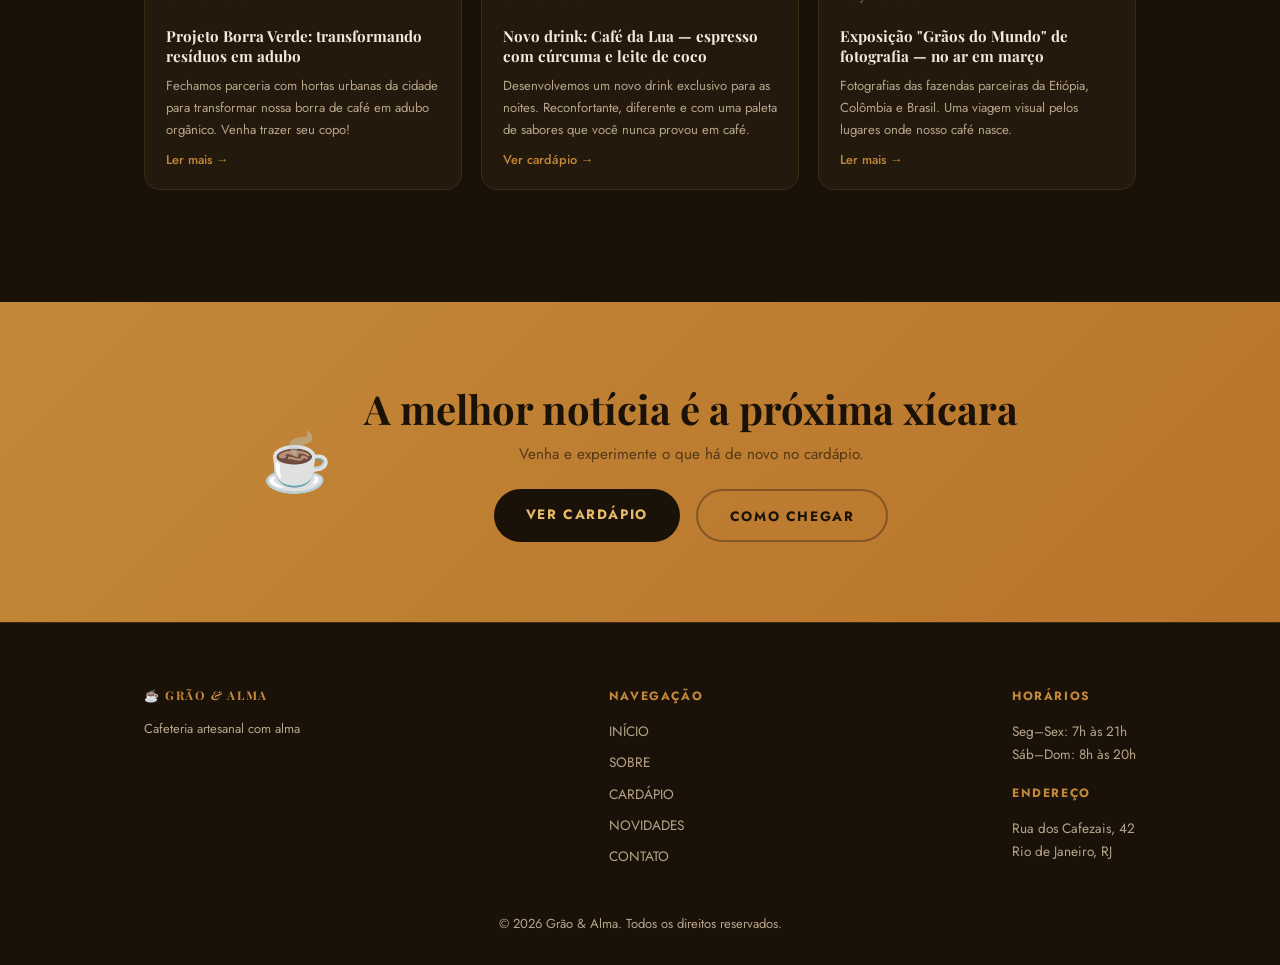
<file: pages/novidades/index.html>
<!DOCTYPE html>
<html lang="pt-br">
<head>
  <meta charset="UTF-8">
  <meta name="viewport" content="width=device-width, initial-scale=1.0">
  <title>Novidades | Grão & Alma</title>
  <link rel="preconnect" href="https://fonts.googleapis.com">
  <link rel="preconnect" href="https://fonts.gstatic.com" crossorigin>
  <link href="https://fonts.googleapis.com/css2?family=Jost:ital,wght@0,100..900;1,100..900&family=Playfair+Display:ital,wght@0,400..900;1,400..900&display=swap" rel="stylesheet">
  <link rel="stylesheet" href="../../global.css">
  <link rel="stylesheet" href="style.css">
</head>
<body>
  <canvas id="bgCanvas"></canvas>
  <div id="toast"></div>
  <div id="up"></div>
  <div id="cart-overlay"></div>
  <div id="mobile-nav">
    <a href="../../index.html">Início</a>
    <a href="../sobre/index.html">Sobre</a>
    <a href="../cardapio/index.html">Cardápio</a>
    <a href="index.html" class="active">Novidades</a>
    <a href="../contato/index.html">Contato</a>
  </div>
  <header id="header-page">
    <a href="../../index.html" id="logo"><span class="coffee-emoji">☕</span><span>Grão</span><span class="amp">&</span><span>Alma</span></a>
    <nav><ul class="flex">
      <li><a href="../../index.html">Início</a></li>
      <li><a href="../sobre/index.html">Sobre</a></li>
      <li><a href="../cardapio/index.html">Cardápio</a></li>
      <li><a href="index.html" class="active">Novidades</a></li>
      <li><a href="../contato/index.html">Contato</a></li>
    </ul></nav>
    <div class="header-actions">
      <div class="cart-container">
        <button class="cart-btn" id="cart-btn"><span>🛒</span><span>Carrinho</span><span id="cart-count">0</span></button>
        <div id="cart-dropdown">
          <div class="cart-header"><strong>Seu Pedido</strong><span class="cart-limit-badge" id="cart-limit-badge">0 / 10</span></div>
          <div id="cart-items-list" class="cart-items-inner"></div>
          <div class="cart-footer">
            <div class="cart-total-row"><span class="cart-total-label">Total</span><span class="cart-total-value" id="cart-total-display">R$ 0,00</span></div>
            <div class="cart-limit-bar"><div class="cart-limit-fill" id="cart-fill-bar" style="width:0%"></div></div>
            <p class="cart-limit-text" id="cart-limit-text">Máximo de 10 itens por pedido</p>
            <button class="btn-finalizar" id="btn-finalizar" disabled>Finalizar Pedido →</button>
          </div>
        </div>
      </div>
      <button id="hamburger" aria-label="Menu"><span></span><span></span><span></span></button>
    </div>
  </header>

  <main>
    <section class="page-hero section-margin">
      <div class="title-home-container"><span class="separator"></span><p>Blog & Eventos</p></div>
      <h1><em>Novidades</em> da casa</h1>
      <p class="page-hero-sub">Dicas, histórias e tudo que acontece na Grão & Alma.</p>
    </section>

    <section id="news" class="section-margin">
      <div class="news-featured">
        <div class="nf-thumb"><span>🎵</span><div class="nf-tag">Evento</div></div>
        <div class="nf-body">
          <span class="news-date">20 de março de 2026</span>
          <h2>Noite de Jazz & Cold Brew: segunda temporada já confirmada!</h2>
          <p>Nossa série de noites de Jazz ao vivo voltou com tudo! Todo terceiro sábado do mês, a partir das 19h, o músico João Alma e seu quarteto tomam conta do nosso espaço. Entrada gratuita para clientes.</p>
          <p>A primeira edição reuniu mais de 80 pessoas e esgotou nosso estoque de Cold Brew. Chegue cedo!</p>
          <a href="../contato/index.html" class="btn-primary btn-anim btn-destaque">Reservar Mesa</a>
        </div>
      </div>

      <div class="title-home-container title-spacing"><span class="separator"></span><p>Últimas publicações</p></div>
      <h2>Do nosso <em>universo</em></h2>

      <div class="news-grid">
        <article class="news-card"><div class="nc-thumb">🫘</div><div class="nc-body"><span class="nc-tag">Café & Origem</span><span class="news-date">14 mar 2026</span><h3>Nosso novo grão da Etiópia chegou: Yirgacheffe Natural</h3><p>Acabamos de receber um lote especial da região de Yirgacheffe. Notas de mirtilo, jasmim e limão. Disponível no coado V60 por tempo limitado.</p><a href="#" class="nc-link">Ler mais →</a></div></article>
        <article class="news-card"><div class="nc-thumb">🎓</div><div class="nc-body"><span class="nc-tag">Workshop</span><span class="news-date">05 mar 2026</span><h3>Workshop de Latte Art gratuito — vagas abertas para abril</h3><p>Aprenda técnicas básicas de latte art com nosso head barista. Todo último domingo do mês às 10h. Vagas limitadas a 10 pessoas.</p><a href="#" class="nc-link">Inscrever-se →</a></div></article>
        <article class="news-card"><div class="nc-thumb">🏆</div><div class="nc-body"><span class="nc-tag">Premiação</span><span class="news-date">22 fev 2026</span><h3>Fomos eleitos Top 3 cafeterias do Brasil pelo Coffee Guide 2026</h3><p>Uma honra imensa! Ficamos em 3° lugar no ranking nacional do Coffee Guide, reconhecimento da qualidade de grãos e experiência.</p><a href="#" class="nc-link">Ler mais →</a></div></article>
        <article class="news-card"><div class="nc-thumb">🌱</div><div class="nc-body"><span class="nc-tag">Sustentabilidade</span><span class="news-date">10 fev 2026</span><h3>Projeto Borra Verde: transformando resíduos em adubo</h3><p>Fechamos parceria com hortas urbanas da cidade para transformar nossa borra de café em adubo orgânico. Venha trazer seu copo!</p><a href="#" class="nc-link">Ler mais →</a></div></article>
        <article class="news-card"><div class="nc-thumb">☕</div><div class="nc-body"><span class="nc-tag">Cardápio</span><span class="news-date">01 fev 2026</span><h3>Novo drink: Café da Lua — espresso com cúrcuma e leite de coco</h3><p>Desenvolvemos um novo drink exclusivo para as noites. Reconfortante, diferente e com uma paleta de sabores que você nunca provou em café.</p><a href="../cardapio/index.html" class="nc-link">Ver cardápio →</a></div></article>
        <article class="news-card"><div class="nc-thumb">🎨</div><div class="nc-body"><span class="nc-tag">Arte & Cultura</span><span class="news-date">20 jan 2026</span><h3>Exposição "Grãos do Mundo" de fotografia — no ar em março</h3><p>Fotografias das fazendas parceiras da Etiópia, Colômbia e Brasil. Uma viagem visual pelos lugares onde nosso café nasce.</p><a href="#" class="nc-link">Ler mais →</a></div></article>
      </div>

    </section>

    <div class="banner">
      <span>☕</span>
      <div>
        <h2>A melhor notícia é a próxima xícara</h2>
        <p>Venha e experimente o que há de novo no cardápio.</p>
        <div class="banner-btn">
          <a href="../cardapio/index.html" class="btn-primary btn-anim">Ver Cardápio</a>
          <a href="../contato/index.html" class="btn-secondary btn-anim">Como Chegar</a>
        </div>
      </div>
    </div>
  </main>

  <footer id="footer-container" class="section-margin">
    <div class="footer-info">
      <div class="footer-logo"><strong><span>☕</span> Grão <span class="amp">&</span> Alma</strong><p>Cafeteria artesanal com alma</p></div>
      <nav class="footer-nav"><strong>Navegação</strong><ul>
        <li class="footer-menu-option"><a href="../../index.html">Início</a></li>
        <li class="footer-menu-option"><a href="../sobre/index.html">Sobre</a></li>
        <li class="footer-menu-option"><a href="../cardapio/index.html">Cardápio</a></li>
        <li class="footer-menu-option"><a href="index.html">Novidades</a></li>
        <li class="footer-menu-option"><a href="../contato/index.html">Contato</a></li>
      </ul></nav>
      <div class="place-footer-container">
        <div class="hours"><strong>Horários</strong><p>Seg–Sex: 7h às 21h</p><p>Sáb–Dom: 8h às 20h</p></div>
        <div class="address"><strong>Endereço</strong><p>Rua dos Cafezais, 42</p><p>Rio de Janeiro, RJ</p></div>
      </div>
    </div>
    <p class="copy">© 2026 Grão & Alma. Todos os direitos reservados.</p>
  </footer>

  <a href="#up" class="back-to-top">↑</a>
  <script src="../../cart.js"></script>
  <script src="index.js"></script>
</body>
</html>
</file>
<file: global.css>
/* ================================================
   GRÃO & ALMA — global.css
   Estilos compartilhados entre todas as páginas
   ================================================ */

/* ── VARIÁVEIS ── */
:root {
  --cafe-escuro: #1a1208;
  --cafe-dark:   #231a0d;
  --cafe-mid:    #3d2c14;
  --cafe-warm:   #5c4020;
  --cafe-light:  #a67c52;
  --caramelo:    #c4883a;
  --dourado:     #e8b96a;
  --creme:       #f5ead8;
  --creme-pale:  #fdf8f0;
  --texto:       #f0e6d0;
  --texto-soft:  #b8a48a;
  --texto-muted: #7a6a55;
  --accent:      #d4924a;
  --accent-glow: rgba(212, 146, 74, 0.2);
  --radius:      16px;
  --radius-sm:   10px;
  --trans:       all 0.35s cubic-bezier(0.4, 0, 0.2, 1);
}

/* ── RESET ── */
*, *::before, *::after {
  margin: 0;
  padding: 0;
  box-sizing: border-box;
}

html { scroll-behavior: smooth; }

body {
  background: var(--cafe-escuro);
  color: var(--texto);
  font-family: 'Jost', sans-serif;
  overflow-x: hidden;
}

/* ── UTILITÁRIOS FLEX ── */
.flex         { display: flex; }
.flex-center  { align-items: center; justify-content: center; }
.flex-between { align-items: center; justify-content: space-between; }

/* ── TIPOGRAFIA ── */
h2 {
  font-family: 'Playfair Display', serif;
  font-size: 3rem;
}

em {
  color: var(--dourado);
  font-style: italic;
}

/* ── CANVAS BACKGROUND ── */
#bgCanvas {
  position: fixed;
  top: 0; left: 0;
  width: 100%; height: 100%;
  z-index: -1;
  pointer-events: none;
}

/* ── HEADER ── */
#header-page {
  position: sticky;
  top: 0;
  z-index: 200;
  width: 100%;
  padding: 1.4rem 5rem;
  border-bottom: 1px solid var(--cafe-mid);
  background: rgba(26, 18, 8, 0.88);
  backdrop-filter: blur(18px);
  display: flex;
  align-items: center;
  justify-content: space-between;
  transition: padding 0.3s ease;
}

#header-page.scrolled { padding: 0.9rem 5rem; }

#logo {
  font-size: 1.5rem;
  font-family: 'Playfair Display', serif;
  cursor: pointer;
  user-select: none;
  text-decoration: none;
  color: var(--texto);
}

.amp {
  color: var(--accent);
  font-style: italic;
}

.coffee-emoji {
  display: inline-block;
  animation: girar alternate-reverse 3s infinite ease-in-out;
}

@keyframes girar {
  from { transform: rotate(20deg); }
  to   { transform: rotate(-20deg); }
}

/* ── NAV LINKS ── */
ul { display: flex; align-items: center; gap: 2rem; }
li { list-style: none; }

ul > li > a {
  position: relative;
  text-decoration: none;
  text-transform: uppercase;
  color: var(--texto-soft);
  padding: 0.5rem 0;
  font-size: 0.9rem;
  transition: var(--trans);
}

ul > li > a::after {
  content: "";
  position: absolute;
  bottom: 0; left: 0;
  width: 0; height: 1px;
  background: var(--dourado);
  transition: width 0.3s ease;
}

ul > li > a:hover        { color: var(--dourado); }
ul > li > a:hover::after { width: 100%; }
ul > li > a.active       { color: var(--dourado); }
ul > li > a.active::after{ width: 100%; }

/* ── HAMBURGER ── */
#hamburger {
  display: none;
  flex-direction: column;
  gap: 5px;
  background: none;
  border: none;
  cursor: pointer;
  padding: 4px;
  z-index: 1001;
}

#hamburger span {
  display: block;
  width: 24px;
  height: 1.5px;
  background: var(--dourado);
  border-radius: 2px;
  transition: var(--trans);
}

#hamburger.open span:nth-child(1) { transform: rotate(45deg) translate(5px, 5px); }
#hamburger.open span:nth-child(2) { opacity: 0; }
#hamburger.open span:nth-child(3) { transform: rotate(-45deg) translate(5px, -5px); }

/* ── MOBILE NAV ── */
#mobile-nav {
  display: none;
  position: fixed;
  inset: 0;
  background: rgba(26, 18, 8, 0.98);
  backdrop-filter: blur(20px);
  flex-direction: column;
  align-items: center;
  justify-content: center;
  gap: 2rem;
  z-index: 190;
}

#mobile-nav.open { display: flex; }

#mobile-nav a {
  text-decoration: none;
  text-transform: uppercase;
  color: var(--texto-soft);
  font-size: 1.2rem;
  letter-spacing: 2px;
  transition: var(--trans);
}

#mobile-nav a:hover,
#mobile-nav a.active { color: var(--dourado); }

/* ── CARRINHO CONTAINER ── */
.cart-container { position: relative; }

.cart-btn {
  display: flex;
  align-items: center;
  gap: 0.5rem;
  background: var(--cafe-dark);
  border: 1px solid var(--cafe-mid);
  border-radius: 2rem;
  padding: 0.5rem 1rem;
  color: var(--accent);
  font-family: 'Jost', sans-serif;
  font-size: 0.9rem;
  cursor: pointer;
  transition: background 0.2s linear;
}

.cart-btn:hover { background: var(--cafe-mid); }

#cart-count {
  background: var(--accent);
  color: var(--cafe-escuro);
  font-size: 0.7rem;
  font-weight: 700;
  border-radius: 50%;
  width: 1.3rem;
  height: 1.3rem;
  display: none;
  align-items: center;
  justify-content: center;
}

#cart-count.visible { display: flex; }

/* ── CARRINHO DROPDOWN ── */
#cart-dropdown {
  position: absolute;
  top: 60px;
  right: 0;
  width: 26rem;
  background: var(--cafe-dark);
  border: 1px solid var(--cafe-mid);
  border-radius: var(--radius);
  padding: 1.5rem;
  z-index: 300;
  opacity: 0;
  pointer-events: none;
  transform: translateY(-10px);
  transition: var(--trans);
  box-shadow: 0 20px 60px rgba(0, 0, 0, 0.6);
}

#cart-dropdown.open {
  opacity: 1;
  pointer-events: all;
  transform: translateY(0);
}

#cart-dropdown::before {
  content: "";
  position: absolute;
  top: -6px; right: 18px;
  width: 12px; height: 12px;
  background: var(--cafe-dark);
  border-left: 1px solid var(--cafe-mid);
  border-top: 1px solid var(--cafe-mid);
  transform: rotate(45deg);
}

/* ── CARRINHO HEADER ── */
.cart-header {
  display: flex;
  align-items: center;
  justify-content: space-between;
  margin-bottom: 1.2rem;
  padding-bottom: 1rem;
  border-bottom: 1px solid var(--cafe-mid);
}

.cart-header strong {
  font-family: 'Playfair Display', serif;
  font-size: 1.1rem;
  color: var(--creme);
}

.cart-limit-badge {
  font-size: 0.65rem;
  text-transform: uppercase;
  letter-spacing: 0.05rem;
  color: var(--texto-muted);
  background: var(--cafe-mid);
  padding: 0.2rem 0.6rem;
  border-radius: 2rem;
}

/* ── ITENS DO CARRINHO ── */
.cart-items-inner { display: flex; flex-direction: column; gap: 0.8rem; }

#cart-items-list { max-height: 260px; overflow-y: auto; }
#cart-items-list::-webkit-scrollbar { width: 4px; }
#cart-items-list::-webkit-scrollbar-thumb { background: var(--cafe-mid); border-radius: 4px; }

.cart-item {
  display: flex;
  align-items: center;
  gap: 0.8rem;
  background: var(--cafe-mid);
  border-radius: var(--radius-sm);
  padding: 0.7rem 0.9rem;
  animation: slideIn 0.25s ease;
}

@keyframes slideIn {
  from { opacity: 0; transform: translateX(10px); }
  to   { opacity: 1; transform: translateX(0); }
}

.cart-item-emoji { font-size: 1.3rem; flex-shrink: 0; }

.cart-item-info { flex: 1; min-width: 0; }

.cart-item-info strong {
  font-size: 0.85rem;
  color: var(--creme);
  display: block;
  white-space: nowrap;
  overflow: hidden;
  text-overflow: ellipsis;
}

.cart-item-info span { font-size: 0.75rem; color: var(--texto-soft); }

.cart-item-qty {
  display: flex;
  align-items: center;
  gap: 0.3rem;
  background: var(--cafe-warm);
  border-radius: 2rem;
  padding: 0.15rem 0.4rem;
}

.cqty-btn {
  background: none;
  border: none;
  color: var(--dourado);
  cursor: pointer;
  font-size: 0.9rem;
  width: 1.3rem; height: 1.3rem;
  display: flex;
  align-items: center;
  justify-content: center;
  border-radius: 50%;
  transition: background 0.2s;
}

.cqty-btn:hover { background: var(--cafe-light); }

.cqty-val {
  font-size: 0.8rem;
  font-weight: 600;
  color: var(--creme);
  min-width: 1rem;
  text-align: center;
}

.cart-item-remove {
  background: none;
  border: none;
  color: var(--texto-muted);
  cursor: pointer;
  font-size: 0.85rem;
  padding: 0.2rem 0.4rem;
  border-radius: 50%;
  transition: color 0.2s, background 0.2s;
}

.cart-item-remove:hover { color: #e57373; background: rgba(229,115,115,0.1); }

.cart-empty {
  text-align: center;
  padding: 2rem 0;
  color: var(--texto-muted);
  font-size: 0.9rem;
}

.cart-empty span { font-size: 2rem; display: block; margin-bottom: 0.5rem; }

/* ── CARRINHO FOOTER ── */
.cart-footer {
  margin-top: 1.2rem;
  padding-top: 1rem;
  border-top: 1px solid var(--cafe-mid);
}

.cart-total-row {
  display: flex;
  justify-content: space-between;
  align-items: center;
  margin-bottom: 1rem;
}

.cart-total-label {
  font-size: 0.8rem;
  color: var(--texto-soft);
  text-transform: uppercase;
  letter-spacing: 0.05rem;
}

.cart-total-value {
  font-family: 'Playfair Display', serif;
  font-size: 1.3rem;
  color: var(--dourado);
}

.cart-limit-bar {
  height: 3px;
  background: var(--cafe-mid);
  border-radius: 2px;
  margin-bottom: 0.8rem;
  overflow: hidden;
}

.cart-limit-fill {
  height: 100%;
  background: var(--accent);
  border-radius: 2px;
  transition: width 0.4s ease;
}

.cart-limit-fill.full { background: #e57373; }

.cart-limit-text { font-size: 0.7rem; color: var(--texto-muted); margin-bottom: 1rem; }

.btn-finalizar {
  width: 100%;
  padding: 0.95rem;
  background: linear-gradient(135deg, var(--accent), var(--caramelo));
  border: none;
  border-radius: 2rem;
  color: var(--cafe-escuro);
  font-family: 'Jost', sans-serif;
  font-size: 0.9rem;
  font-weight: 700;
  text-transform: uppercase;
  letter-spacing: 0.08rem;
  cursor: pointer;
  transition: var(--trans);
  text-decoration: none;
  display: block;
  text-align: center;
}

.btn-finalizar:hover { transform: translateY(-2px); filter: brightness(1.1); }
.btn-finalizar:disabled { opacity: 0.4; cursor: not-allowed; transform: none; filter: none; }

/* Overlay fecha o dropdown */
#cart-overlay { position: fixed; inset: 0; z-index: 199; display: none; }
#cart-overlay.active { display: block; }

/* ── SEÇÃO UTILITÁRIA ── */
.section-margin { padding: 4rem 9rem; }

.title-home-container {
  display: flex;
  align-items: center;
  gap: 0.5rem;
  color: var(--accent);
  text-transform: uppercase;
  letter-spacing: 0.2rem;
  font-size: small;
  margin-bottom: 2rem;
}

.separator {
  display: inline-block;
  height: 1px;
  width: 2rem;
  background: var(--accent);
  flex-shrink: 0;
}

/* ── BANNER CTA ── */
.banner {
  display: flex;
  align-items: center;
  justify-content: center;
  gap: 2rem;
  background: linear-gradient(135deg, var(--caramelo), #b8742a);
  padding: 5rem 9rem;
  text-align: center;
}

.banner > span { font-size: 3.5rem; animation: girar alternate-reverse 3s infinite ease-in-out; }
.banner h2    { color: var(--cafe-escuro); font-size: 2.5rem; margin-bottom: 0.5rem; }
.banner > div > p { color: rgba(26, 18, 8, 0.65); font-size: 0.95rem; margin-bottom: 1.5rem; }

.banner-btn { display: flex; gap: 1rem; justify-content: center; flex-wrap: wrap; }

/* ── BOTÕES ── */
.btn-primary {
  display: inline-block;
  padding: 0.9rem 2rem;
  background: var(--cafe-escuro);
  color: var(--dourado);
  text-decoration: none;
  font-family: 'Jost', sans-serif;
  font-weight: 700;
  font-size: 0.85rem;
  text-transform: uppercase;
  letter-spacing: 0.1rem;
  border-radius: 2rem;
  border: none;
  cursor: pointer;
  transition: transform 0.2s linear, background 0.2s linear;
}

.btn-primary:hover { transform: translateY(-3px); background: var(--cafe-mid); }

.btn-secondary {
  display: inline-block;
  padding: 0.9rem 2rem;
  background: transparent;
  color: var(--cafe-escuro);
  text-decoration: none;
  font-family: 'Jost', sans-serif;
  font-weight: 700;
  font-size: 0.85rem;
  text-transform: uppercase;
  letter-spacing: 0.1rem;
  border-radius: 2rem;
  border: 2px solid rgba(26, 18, 8, 0.35);
  cursor: pointer;
  transition: transform 0.2s linear, background 0.2s linear;
}

.btn-secondary:hover { transform: translateY(-3px); background: rgba(26,18,8,0.1); }

.btn-anim { transition: transform 0.2s linear; }
.btn-anim:hover { transform: translateY(-4px); }

/* ── FOOTER ── */
#footer-container {
  display: flex;
  flex-direction: column;
  align-items: center;
  gap: 3rem;
  padding-bottom: 2rem;
  border-top: 1px solid var(--cafe-mid);
}

.footer-info {
  display: flex;
  width: 100%;
  justify-content: space-between;
  font-size: small;
}

.footer-logo strong {
  font-family: 'Playfair Display', serif;
  color: var(--creme);
  font-size: 1.5rem;
  display: block;
  margin-bottom: 0.4rem;
}

.footer-logo p { font-size: small; color: var(--texto-soft); }

.footer-info strong {
  display: block;
  color: var(--caramelo);
  margin-bottom: 1rem;
  text-transform: uppercase;
  letter-spacing: 0.1rem;
  font-size: 0.75rem;
}

.footer-nav ul {
  display: flex;
  flex-direction: column;
  align-items: flex-start;
  gap: 0.7rem;
}

.footer-menu-option a {
  font-size: 0.85rem;
  color: var(--texto-soft);
  text-decoration: none;
  transition: color 0.2s;
}

.footer-menu-option a:hover { color: var(--dourado); }

.place-footer-container { display: flex; flex-direction: column; gap: 1.2rem; }
.place-footer-container p { color: var(--texto-soft); font-size: 0.85rem; margin-top: 0.2rem; }

.copy { font-size: small; color: var(--texto-soft); }

/* ── BACK TO TOP ── */
.back-to-top {
  position: fixed;
  bottom: 20px;
  right: 20px;
  background: var(--caramelo);
  width: 3rem;
  height: 3rem;
  display: flex;
  align-items: center;
  justify-content: center;
  border-radius: 100%;
  font-size: 1.3rem;
  color: var(--cafe-escuro);
  text-decoration: none;
  box-shadow: 0 0 5px black, 0 0 20px var(--caramelo);
  transition: background 0.2s linear, box-shadow 0.2s linear;
  z-index: 100;
}

.back-to-top:hover {
  background: var(--dourado);
  box-shadow: 0 0 5px var(--dourado), 0 0 20px var(--dourado);
}

/* ── TOAST ── */
#toast {
  position: fixed;
  bottom: 5rem;
  right: 20px;
  background: var(--cafe-dark);
  border: 1px solid var(--cafe-mid);
  color: var(--creme);
  padding: 0.8rem 1.3rem;
  border-radius: var(--radius-sm);
  font-size: 0.85rem;
  opacity: 0;
  transform: translateY(10px);
  transition: opacity 0.3s ease, transform 0.3s ease;
  pointer-events: none;
  z-index: 999;
  box-shadow: 0 8px 24px rgba(0,0,0,0.4);
}

#toast.show { opacity: 1; transform: translateY(0); }

/* ── RESPONSIVO GLOBAL ── */
@media (max-width: 1024px) {
  .section-margin { padding: 3rem 3rem; }
  #header-page { padding: 1.2rem 2.5rem; }
  #header-page.scrolled { padding: 0.9rem 2.5rem; }
  .banner { padding: 4rem 3rem; }
}

@media (max-width: 768px) {
  #header-page { padding: 1rem 1.5rem; }
  #header-page nav > ul { display: none; }
  #hamburger { display: flex; }
  .section-margin { padding: 3rem 1.5rem; }
  .banner { flex-direction: column; padding: 3rem 1.5rem; }
  .footer-info { flex-direction: column; gap: 2rem; }
}

/* Badge "Só local" dentro do item do carrinho */
.cart-item-local-badge {
  display: inline-block;
  font-size: 0.62rem;
  color: var(--caramelo);
  background: rgba(196,136,58,0.1);
  border: 1px solid rgba(196,136,58,0.2);
  border-radius: 2rem;
  padding: 0.1rem 0.5rem;
  margin-top: 0.15rem;
}

/* agrupamento de ações do header (carrinho + hamburger) */
.header-actions {
  display: flex;
  gap: 1rem;
  align-items: center;
}
</file>
<file: style-index.css>
/* ================================================
   GRÃO & ALMA — style-index.css
   Estilos exclusivos da página inicial
   ================================================ */

h1 {
  font-size: 3rem;
  font-family: 'Playfair Display', serif;
  line-height: 1.1;
  color: var(--creme);
  margin-bottom: 1.5rem;
}

/* ── HERO ── */
#hero {
  display: flex;
  align-items: center;
  justify-content: space-between;
  gap: 4rem;
  min-height: calc(100vh - 80px);
}

.description-hero {
  display: flex;
  flex-direction: column;
  max-width: 520px;
}

.description-hero > p {
  color: var(--texto-soft);
  font-size: 1rem;
  line-height: 1.8;
  margin-bottom: 2rem;
}

.btn-container-hero {
  display: flex;
  gap: 1rem;
  flex-wrap: wrap;
}

.btn {
  padding: 0.9rem 2rem;
  border-radius: 2rem;
  font-family: 'Jost', sans-serif;
  font-size: 0.85rem;
  font-weight: 600;
  text-transform: uppercase;
  letter-spacing: 0.08rem;
  cursor: pointer;
  border: none;
  text-decoration: none;
  display: inline-flex;
  align-items: center;
  justify-content: center;
}

.btn-look-menu {
  background: var(--accent);
  color: var(--cafe-escuro);
  transition: background 0.2s linear;
}

.btn-look-menu:hover { background: var(--dourado); }

.btn-our-history {
  background: transparent;
  color: var(--creme);
  border: 1px solid var(--cafe-mid);
  transition: border-color 0.2s linear, color 0.2s linear;
}

.btn-our-history:hover { border-color: var(--dourado); color: var(--dourado); }

/* Xícara */
.cup-hero-container {
  display: flex;
  flex-direction: column;
  align-items: center;
  position: relative;
}

.cup {
  display: flex;
  flex-direction: column;
  align-items: center;
}

.cup-visual-hero {
  position: relative;
  width: 10rem;
  height: 10rem;
  background: var(--creme);
  border-top-left-radius: 0.7rem;
  border-top-right-radius: 0.7rem;
  border-bottom-left-radius: 3rem;
  border-bottom-right-radius: 3rem;
  display: flex;
  justify-content: center;
  box-shadow: 0 20px 60px rgba(0,0,0,0.5), 0 0 40px rgba(196,136,58,0.12);
}

.cup-handle {
  position: absolute;
  background: transparent;
  border: 20px solid var(--creme);
  width: 6rem;
  height: 8rem;
  right: -60px;
  top: 10px;
  border-radius: 80%;
}

.cup-hole-top {
  position: absolute;
  top: 5px;
  width: 9rem;
  height: 1rem;
  z-index: 1;
  box-shadow: 0 0 40px black;
  border-radius: 100%;
  background-color: #1a1208;
}

.cup-vapour {
  position: relative;
  display: flex;
  top: 40px;
  justify-content: space-between;
  width: 6rem;
}

.vapour {
  background: white;
  width: 1rem;
  height: 5rem;
  border-radius: 100%;
  z-index: 2;
  animation: vapour-animate 5s linear infinite;
  opacity: 0;
  filter: blur(8px);
  animation-delay: calc(var(--i) * -0.5s);
}

@keyframes vapour-animate {
  0%   { transform: translateY(0) scale(1);         opacity: 0; }
  15%  { opacity: 1; }
  50%  { transform: translateY(-100px) scaleX(5); }
  95%  { opacity: 0; }
  100% { transform: translateY(-200px) scaleX(10);  opacity: 0; }
}

.cup-bottom {
  width: 15rem;
  height: 2rem;
  background-color: var(--caramelo);
  border-top-left-radius: 5%;
  border-top-right-radius: 5%;
  border-bottom-right-radius: 100%;
  border-bottom-left-radius: 100%;
  box-shadow: 0 8px 30px rgba(196,136,58,0.3);
}

/* BADGES FLUTUANTES */
.cup-information {
  display: flex;
  gap: 1rem;
  margin-top: 2rem;
  flex-wrap: wrap;
  justify-content: center;
}

.floating-info-container {
  display: flex;
  align-items: center;
  gap: 0.4rem;
  background: rgba(92, 64, 32, 0.5);
  border: 1px solid rgba(196,136,58,0.25);
  padding: 0.45rem 1rem;
  border-radius: 2rem;
  color: var(--dourado);
  font-size: 0.8rem;
  font-weight: 500;
  backdrop-filter: blur(8px);
  animation: float 5s ease-in-out infinite;
  animation-delay: calc(var(--i) * 0.5s);
}

@keyframes float {
  0%, 100% { transform: translateY(0); }
  50%       { transform: translateY(-8px); }
}

/* ══════════════════════════════════════
   FIM DA XÍCARA
══════════════════════════════════════ */

/* ── ESTATÍSTICAS ── */
#statistics-container {
  display: flex;
  align-items: center;
  justify-content: center;
  background: var(--cafe-dark);
  border-top: 1px solid var(--cafe-mid);
  border-bottom: 1px solid var(--cafe-mid);
  padding: 3rem 2rem;
  gap: 1rem;
  flex-wrap: wrap;
}

#statistics-container > div {
  text-align: center;
  padding: 0 3rem;
  flex: 1;
  min-width: 120px;
}

.stat-num {
  font-family: 'Playfair Display', serif;
  font-size: 3rem;
  font-weight: 900;
  color: var(--dourado);
  display: block;
}

#statistics-container > div > span:last-of-type {
  font-size: 0.9rem;
  color: var(--caramelo);
  font-weight: 500;
}

#statistics-container p {
  font-size: 0.72rem;
  color: var(--texto-muted);
  text-transform: uppercase;
  letter-spacing: 1px;
  margin-top: 0.2rem;
}

#statistics-container .separator {
  width: 1px;
  height: 60px;
  background: rgba(196,136,58,0.2);
  display: inline-block;
  flex-shrink: 0;
}

/* ── MENU DESTAQUE ── */
#menu {
  display: flex;
  flex-direction: column;
  gap: 2rem;
}

.menu-container {
  display: flex;
  flex-direction: column;
  gap: 2rem;
}

.cards-products-container {
  display: grid;
  grid-template-columns: repeat(3, 1fr);
  gap: 1.5rem;
}

.cards-products {
  background: var(--cafe-dark);
  border: 1px solid var(--cafe-mid);
  border-radius: var(--radius);
  overflow: hidden;
  transition: transform 0.2s linear, border-color 0.2s linear;
}

.cards-products:hover {
  transform: translateY(-6px);
  border-color: rgba(196,136,58,0.3);
}

.cards-products.featured {
  border-color: rgba(196,136,58,0.3);
  background: linear-gradient(145deg, #2a1c0c, #1a1208);
}

.header-product {
  padding: 0.6rem 1rem;
  background: rgba(196,136,58,0.08);
  border-bottom: 1px solid var(--cafe-mid);
  font-size: 0.72rem;
  color: var(--dourado);
  text-transform: uppercase;
  letter-spacing: 0.5px;
}

.info-product-container {
  display: flex;
  flex-direction: column;
  padding: 1.5rem;
  gap: 1rem;
}

.img-product { font-size: 2.5rem; }

.product-info strong {
  font-family: 'Playfair Display', serif;
  font-size: 1.1rem;
  color: var(--creme);
  display: block;
  margin-bottom: 0.4rem;
}

.product-info p {
  font-size: 0.84rem;
  color: var(--texto-soft);
  line-height: 1.65;
}

.price-container {
  display: flex;
  align-items: center;
  justify-content: space-between;
}

.price-container > span {
  font-family: 'Playfair Display', serif;
  font-size: 1.1rem;
  font-weight: 700;
  color: var(--dourado);
}

.price-container > a {
  font-size: 0.82rem;
  color: var(--caramelo);
  text-decoration: none;
  font-weight: 500;
  transition: color 0.2s;
}

.price-container > a:hover { color: var(--dourado); }

/* ── SOBRE A EMPRESA ── */
#about-company {
  display: flex;
  align-items: center;
  gap: 4rem;
  background: var(--cafe-dark);
  border-top: 1px solid var(--cafe-mid);
  border-bottom: 1px solid var(--cafe-mid);
}

.info-about-container { flex: 1; }

.info-about {
  display: flex;
  flex-direction: column;
  gap: 1.2rem;
}

.info-about > p {
  font-size: 0.95rem;
  color: var(--texto-soft);
  line-height: 1.8;
}

.info-about ul {
  flex-direction: column;
  align-items: flex-start;
  gap: 1.2rem;
  margin-top: 0.5rem;
}

.info-about ul li {
  display: flex;
  gap: 1rem;
  align-items: flex-start;
}

.info-about ul li > span { font-size: 1.4rem; flex-shrink: 0; margin-top: 0.1rem; }

.info-about ul li strong { display: block; color: var(--creme); font-size: 0.95rem; margin-bottom: 0.2rem; }

.info-about ul li p { font-size: 0.84rem; color: var(--texto-soft); line-height: 1.6; }

.especiality-about-container {
  display: flex;
  flex-direction: column;
  gap: 1.5rem;
  align-items: center;
  flex-shrink: 0;
}

.best-about-container {
  background: linear-gradient(135deg, var(--cafe-mid), var(--cafe-dark));
  border: 1px solid rgba(196,136,58,0.2);
  border-radius: var(--radius);
  padding: 2.5rem;
  text-align: center;
  width: 280px;
  animation: float 6s ease-in-out infinite;
}

.best-about-container > span { font-size: 2.5rem; display: block; margin-bottom: 0.8rem; }

.best-about-container strong {
  font-family: 'Playfair Display', serif;
  font-size: 1.1rem;
  color: var(--creme);
  display: block;
  margin-bottom: 0.3rem;
}

.best-about-container p { font-size: 0.8rem; color: var(--texto-muted); }

.especiality-cards {
  display: grid;
  grid-template-columns: repeat(3, 1fr);
  gap: 0.8rem;
  width: 280px;
}

.especiality-cards .cards {
  background: var(--cafe-dark);
  border: 1px solid var(--cafe-mid);
  border-radius: var(--radius-sm);
  padding: 1.2rem;
  text-align: center;
  transition: border-color 0.2s, transform 0.2s;
}

.especiality-cards .cards:hover { border-color: rgba(196,136,58,0.3); transform: translateY(-3px); }
.especiality-cards .cards span { font-size: 1.4rem; display: block; margin-bottom: 0.5rem; }
.especiality-cards .cards p { font-size: 0.75rem; color: var(--texto-soft); line-height: 1.4; }

/* ── DEPOIMENTOS ── */
#stories {
  display: flex;
  flex-direction: column;
  gap: 2rem;
}

.stories-cards-container {
  display: grid;
  grid-template-columns: repeat(3, 1fr);
  gap: 1.5rem;
}

.stories-cards-container .cards {
  background: var(--cafe-dark);
  border: 1px solid var(--cafe-mid);
  border-radius: var(--radius);
  padding: 2rem;
  display: flex;
  flex-direction: column;
  gap: 1rem;
  transition: transform 0.2s linear, border-color 0.2s;
}

.stories-cards-container .cards:hover { transform: translateY(-5px); border-color: rgba(196,136,58,0.25); }

.story-featured {
  border-color: rgba(196,136,58,0.3) !important;
  background: linear-gradient(145deg, #2a1c0c, #1a1208) !important;
}

.stars { color: var(--dourado); font-size: 0.9rem; letter-spacing: 2px; }

.stories-cards-container .cards p {
  font-size: 0.88rem;
  color: var(--texto-soft);
  line-height: 1.8;
  font-style: italic;
  flex: 1;
}

.user { display: flex; align-items: center; gap: 0.9rem; }

.photo-perfil {
  width: 40px; height: 40px;
  border-radius: 50%;
  background: linear-gradient(135deg, var(--cafe-warm), var(--caramelo));
  color: var(--creme);
  font-size: 0.72rem;
  font-weight: 700;
  display: flex;
  align-items: center;
  justify-content: center;
  flex-shrink: 0;
}

.info-user strong { display: block; font-size: 0.88rem; color: var(--creme); }
.info-user span   { font-size: 0.75rem; color: var(--texto-muted); }

/* ── RESPONSIVO INDEX ── */
@media (max-width: 1024px) {
  #hero { flex-direction: column; text-align: center; padding-top: 6rem; }
  .btn-container-hero { justify-content: center; }
  .cards-products-container { grid-template-columns: repeat(2, 1fr); }
  .stories-cards-container { grid-template-columns: repeat(2, 1fr); }
  #about-company { flex-direction: column; }
  .best-about-container, .especiality-cards { width: 100%; }
}

@media (max-width: 768px) {
  h1 { font-size: 2.3rem; }
  .cards-products-container { grid-template-columns: 1fr; }
  .stories-cards-container { grid-template-columns: 1fr; }
  #statistics-container { flex-direction: column; gap: 2rem; }
  #statistics-container .separator { width: 60px; height: 1px; }
}

.fi-1 { animation-delay: calc(1 * 0.5s); }
.fi-3 { animation-delay: calc(3 * 0.5s); }
.fi-5 { animation-delay: calc(5 * 0.5s); }
</file>
<file: pages/cardapio/style.css>
/* ================================================
   GRÃO & ALMA — pages/cardapio/style.css
   ================================================ */

h1 { font-size: 3rem; font-family: 'Playfair Display', serif; }

.title-menu-container { display: flex; flex-direction: column; gap: 1rem; }
.title-menu-container p { color: var(--texto-soft); }

/* ── PRODUTOS ── */
.products-section {
  display: flex;
  flex-direction: column;
  gap: 1rem;
  margin-top: 4rem;
}

.products-section input[type="text"] {
  padding: 1.1rem 1.5rem;
  border-radius: 2rem;
  margin: 0 auto;
  width: 45%;
  background: var(--cafe-dark);
  outline: none;
  border: 1px solid var(--cafe-mid);
  color: var(--creme);
  font-family: 'Jost', sans-serif;
  font-size: 0.95rem;
  transition: box-shadow 0.2s linear;
}

.products-section input[type="text"]:focus { box-shadow: 0 0 10px var(--caramelo); }
.products-section input[type="text"]::placeholder { color: var(--texto-muted); }

/* ── FILTROS ── */
.products-filter {
  display: flex;
  justify-content: center;
  gap: 0.8rem;
  flex-wrap: wrap;
}

input[type="radio"] { display: none; }

label {
  display: flex;
  align-items: center;
  gap: 0.3rem;
  background-color: transparent;
  border: 1px solid var(--cafe-mid);
  padding: 0.5rem 1.1rem;
  border-radius: 2rem;
  cursor: pointer;
  text-transform: uppercase;
  font-size: small;
  font-weight: 500;
  transition: background 0.2s linear, color 0.2s linear;
}

label:hover { background: var(--accent); color: var(--cafe-escuro); }
input[type="radio"]:checked + label { background: var(--accent); color: var(--cafe-escuro); }

.search-msg {
  text-align: center;
  font-size: 0.85rem;
  color: var(--caramelo);
  min-height: 1.2rem;
}

/* ── GRID ── */
.products-cards-container {
  display: grid;
  grid-template-columns: repeat(3, 1fr);
  gap: 1rem;
  margin-top: 1rem;
}

/* ── CARD ── */
.item-card {
  display: flex;
  flex-direction: column;
  background: var(--cafe-dark);
  border: 1px solid var(--cafe-mid);
  border-radius: var(--radius);
  transition: transform 0.2s linear, border-color 0.2s linear;
}

.content-card-container {
  display: flex;
  flex: 1;
  gap: 1rem;
  margin: 1rem 1.8rem 1.8rem 1rem;
}

.item-card:hover {
  transform: translateY(-6px);
  border-color: rgba(196,136,58,0.3);
  box-shadow: 0 16px 40px rgba(0,0,0,0.4);
}

.item-card.featured {
  border-color: rgba(196,136,58,0.3);
  background: linear-gradient(145deg, #2a1c0c, #1a1208);
}

.item-card.hidden { display: none; }

.item-card-badge {
  position: absolute;
  top: 0.8rem; right: 0.8rem;
  font-size: 0.68rem;
  color: var(--dourado);
  background: rgba(196,136,58,0.12);
  padding: 0.2rem 0.7rem;
  border-radius: 2rem;
  border: 1px solid rgba(196,136,58,0.2);
}

.content-card-container> span.card-emoji { 
  font-size: 2.5rem; 
}

.item-info {
  margin-top: 0.5rem; 
  display: flex;
  flex-direction: column;
  gap: 0.8rem;
  flex: 1; 
}

.item-price {
  display: flex;
  align-items: flex-start;
  justify-content: space-between;
  gap: 0.5rem;
  font-family: 'Playfair Display', serif;
}

.item-price > strong { font-size: 1.05rem; color: var(--creme); line-height: 1.3; }
.item-price > span   { color: var(--dourado); font-weight: 700; font-size: 1rem; white-space: nowrap; }

.item-info > p { font-size: 0.82rem; color: var(--texto-soft); line-height: 1.65; }

.filters { display: flex; gap: 0.5rem; flex-wrap: wrap; }

.filters > span {
  display: flex;
  align-items: center;
  background: rgba(196,136,58,0.1);
  border: 1px solid var(--cafe-mid);
  border-radius: var(--radius);
  padding: 0.2rem 0.6rem;
  font-size: 0.68rem;
  color: var(--caramelo);
  text-transform: uppercase;
}

/* ── AÇÕES ── */
.item-actions {
  display: flex;
  align-items: center;
  justify-content: space-between;
  gap: 0.5rem;
  margin-top: 0.3rem;
}

.qty-control {
  display: flex;
  align-items: center;
  gap: 0.5rem;
  background: var(--cafe-mid);
  border-radius: 2rem;
  padding: 0.25rem 0.6rem;
}

.qty-btn {
  background: none;
  border: none;
  color: var(--dourado);
  font-size: 1.1rem;
  cursor: pointer;
  width: 1.5rem; height: 1.5rem;
  display: flex;
  align-items: center;
  justify-content: center;
  border-radius: 50%;
  transition: background 0.2s;
  line-height: 1;
}

.qty-btn:hover { background: var(--cafe-warm); }

.qty-value {
  font-size: 0.9rem;
  font-weight: 600;
  color: var(--creme);
  min-width: 1.2rem;
  text-align: center;
}

.btn-add-cart {
  flex: 1;
  background: var(--accent);
  border: none;
  color: var(--cafe-escuro);
  font-family: 'Jost', sans-serif;
  font-size: 0.75rem;
  font-weight: 600;
  text-transform: uppercase;
  letter-spacing: 0.05rem;
  padding: 0.5rem 0.8rem;
  border-radius: 2rem;
  cursor: pointer;
  transition: var(--trans);
}

.btn-add-cart:hover { background: var(--dourado); transform: translateY(-2px); }
.btn-add-cart:active { transform: translateY(0); }



/* ── RESPONSIVO ── */
@media (max-width: 1024px) {
  .products-cards-container { grid-template-columns: repeat(2, 1fr); }
  .products-section input[type="text"] { width: 70%; }
}

@media (max-width: 768px) {
  .products-cards-container { grid-template-columns: 1fr; }
  .products-section input[type="text"] { width: 100%; }
}

/* Badge "somente local" dentro do card */
.item-local-only-tag {
  margin-top: 0.7rem;
  margin-left: 0.7rem;
  width: fit-content;
  height: fit-content;
  font-size: 0.8rem;
  color: var(--texto-muted);
  background: rgba(26,18,8,0.7);
  border: 1px solid var(--cafe-mid);
  padding: 0.2rem 0.6rem;
  border-radius: 2rem;
}


/* Destaque visual no filtro de delivery */
label[for="delivery-items"] {
  border-color: rgba(196,136,58,0.4);
  color: var(--caramelo);
}

input[type="radio"]#delivery-items:checked + label {
  background: linear-gradient(135deg, var(--caramelo), #b8742a);
}
</file>
<file: pages/checkout/style.css>
/* ================================================
   GRÃO & ALMA — pages/checkout/style.css
   ================================================ */

h1 { font-size: 3rem; font-family: 'Playfair Display', serif; color: var(--creme); }

.title-menu-container { display: flex; flex-direction: column; gap: 0.7rem; margin-bottom: 3rem; }
.title-menu-container p { color: var(--texto-soft); }

/* ── VOLTAR ── */
.checkout-back { margin-bottom: 2rem; }

.back-link {
  text-decoration: none;
  color: var(--texto-muted);
  font-size: 0.85rem;
  transition: color 0.2s;
}

.back-link:hover { color: var(--dourado); }

/* ── AVISO VAZIO ── */
.empty-warning {
  text-align: center;
  padding: 5rem 2rem;
  display: flex;
  flex-direction: column;
  align-items: center;
  gap: 1rem;
}

.empty-warning span { font-size: 3rem; }
.empty-warning p    { color: var(--texto-soft); font-size: 1rem; }

/* ── GRID CHECKOUT ── */
.checkout-grid {
  display: grid;
  grid-template-columns: 1fr 380px;
  gap: 3rem;
  align-items: start;
}

/* ── BLOCOS DO FORM ── */
.checkout-form-section {
  display: flex;
  flex-direction: column;
  gap: 1.5rem;
}

.form-block {
  background: var(--cafe-dark);
  border: 1px solid var(--cafe-mid);
  border-radius: var(--radius);
  padding: 1.8rem;
}

.form-block-title {
  font-size: 0.85rem;
  font-weight: 600;
  color: var(--caramelo);
  text-transform: uppercase;
  letter-spacing: 0.1rem;
  margin-bottom: 1.3rem;
}

.form-row {
  display: grid;
  grid-template-columns: 1fr 1fr;
  gap: 1rem;
}

.form-group {
  display: flex;
  flex-direction: column;
  gap: 0.4rem;
}

.form-group label {
  font-size: 0.78rem;
  font-weight: 500;
  color: var(--texto-muted);
  text-transform: uppercase;
  letter-spacing: 0.7px;
}

.form-group input,
.form-group select,
.form-group textarea {
  padding: 0.85rem 1rem;
  background: var(--cafe-escuro);
  border: 1px solid var(--cafe-mid);
  border-radius: var(--radius-sm);
  color: var(--creme);
  font-family: 'Jost', sans-serif;
  font-size: 0.9rem;
  outline: none;
  transition: border-color 0.2s linear, box-shadow 0.2s linear;
  resize: vertical;
}

.form-group select option { background: var(--cafe-dark); }

.form-group input:focus,
.form-group select:focus,
.form-group textarea:focus {
  border-color: var(--caramelo);
  box-shadow: 0 0 0 3px var(--accent-glow);
}

.form-group input::placeholder,
.form-group textarea::placeholder { color: var(--texto-muted); }

input.error { border-color: #e57373 !important; box-shadow: 0 0 0 3px rgba(229,115,115,0.15) !important; }

/* ── PAGAMENTO ── */
.payment-options {
  display: grid;
  grid-template-columns: repeat(4, 1fr);
  gap: 0.8rem;
}

.payment-opt {
  background: var(--cafe-escuro);
  border: 1px solid var(--cafe-mid);
  border-radius: var(--radius-sm);
  padding: 1rem 0.8rem;
  text-align: center;
  cursor: pointer;
  transition: border-color 0.2s linear, background 0.2s linear;
  display: flex;
  flex-direction: column;
  align-items: center;
  gap: 0.3rem;
}

.payment-opt:hover { border-color: rgba(196,136,58,0.3); }

.payment-opt.selected {
  border-color: var(--caramelo);
  background: rgba(196,136,58,0.08);
}

.pay-icon { font-size: 1.5rem; }
.pay-name { font-size: 0.85rem; font-weight: 600; color: var(--creme); }
.pay-sub  { font-size: 0.68rem; color: var(--texto-muted); }

/* ── RESUMO STICKY ── */
.order-summary-sticky {
  position: sticky;
  top: 100px;
}

.order-summary {
  background: var(--cafe-dark);
  border: 1px solid var(--cafe-mid);
  border-radius: var(--radius);
  padding: 1.8rem;
}

.order-summary-title {
  font-family: 'Playfair Display', serif;
  font-size: 1.1rem;
  color: var(--creme);
  margin-bottom: 1.2rem;
  padding-bottom: 1rem;
  border-bottom: 1px solid var(--cafe-mid);
}

.order-items-list {
  display: flex;
  flex-direction: column;
  gap: 0.8rem;
  margin-bottom: 1.5rem;
  max-height: 280px;
  overflow-y: auto;
}

.order-items-list::-webkit-scrollbar { width: 4px; }
.order-items-list::-webkit-scrollbar-thumb { background: var(--cafe-mid); border-radius: 4px; }

.order-item-row {
  display: flex;
  align-items: center;
  gap: 0.7rem;
}

.oi-emoji { font-size: 1.2rem; flex-shrink: 0; }

.oi-info { flex: 1; min-width: 0; }
.oi-name { font-size: 0.85rem; color: var(--creme); white-space: nowrap; overflow: hidden; text-overflow: ellipsis; }
.oi-qty  { font-size: 0.75rem; color: var(--texto-muted); }

.oi-price { font-size: 0.85rem; color: var(--dourado); font-weight: 600; white-space: nowrap; }

.order-totals {
  border-top: 1px solid var(--cafe-mid);
  padding-top: 1rem;
  display: flex;
  flex-direction: column;
  gap: 0.6rem;
  margin-bottom: 1.5rem;
}

.total-row {
  display: flex;
  justify-content: space-between;
  font-size: 0.85rem;
  color: var(--texto-soft);
}

.total-main {
  font-size: 1rem;
  color: var(--creme);
  margin-top: 0.3rem;
  padding-top: 0.6rem;
  border-top: 1px solid var(--cafe-mid);
}

.total-main strong { color: var(--dourado); font-family: 'Playfair Display', serif; font-size: 1.2rem; }

#btn-confirmar {
  width: 100%;
  padding: 1rem;
  background: linear-gradient(135deg, var(--accent), var(--caramelo));
  border: none;
  border-radius: 2rem;
  color: var(--cafe-escuro);
  font-family: 'Jost', sans-serif;
  font-size: 0.9rem;
  font-weight: 700;
  text-transform: uppercase;
  letter-spacing: 0.08rem;
  cursor: pointer;
  transition: transform 0.2s linear, filter 0.2s linear;
}

#btn-confirmar:hover { transform: translateY(-2px); filter: brightness(1.1); }

/* ── TELA DE SUCESSO ── */
#success-screen {
  display: none;
  text-align: center;
  padding: 5rem 2rem;
  flex-direction: column;
  align-items: center;
  gap: 1.5rem;
}

#success-screen.show { display: flex; }

.success-icon { font-size: 4rem; animation: pop 0.5s ease; }

@keyframes pop {
  0%   { transform: scale(0); }
  80%  { transform: scale(1.15); }
  100% { transform: scale(1); }
}

#success-screen h2 {
  font-family: 'Playfair Display', serif;
  font-size: 2rem;
  color: var(--creme);
}

#success-screen p { color: var(--texto-soft); font-size: 0.95rem; }

.order-id-badge {
  background: var(--cafe-dark);
  border: 1px solid rgba(196,136,58,0.3);
  color: var(--dourado);
  padding: 0.6rem 2rem;
  border-radius: 2rem;
  font-family: 'Playfair Display', serif;
  font-size: 1.1rem;
  letter-spacing: 2px;
}

.success-actions { display: flex; gap: 1rem; flex-wrap: wrap; justify-content: center; margin-top: 1rem; }

/* ── RESPONSIVO ── */
@media (max-width: 1024px) {
  .checkout-grid { grid-template-columns: 1fr; }
  .order-summary-sticky { position: static; }
}

@media (max-width: 768px) {
  .form-row { grid-template-columns: 1fr; }
  .payment-options { grid-template-columns: repeat(2, 1fr); }
  h1 { font-size: 2.3rem; }
}

/* ── AVISO DE CONFLITO COM DELIVERY ── */
.delivery-conflict-warning {
  display: flex;
  gap: 1rem;
  align-items: flex-start;
  background: rgba(229, 115, 115, 0.08);
  border: 1px solid rgba(229, 115, 115, 0.35);
  border-radius: var(--radius-sm);
  padding: 1.2rem 1.3rem;
  margin-top: 1rem;
  animation: slideIn 0.3s ease;
}

@keyframes slideIn {
  from { opacity: 0; transform: translateY(-8px); }
  to   { opacity: 1; transform: translateY(0); }
}

.conflict-icon { font-size: 1.4rem; flex-shrink: 0; margin-top: 0.1rem; }

.conflict-text strong {
  display: block;
  font-size: 0.9rem;
  color: #ef9a9a;
  margin-bottom: 0.4rem;
}

.conflict-text p {
  font-size: 0.82rem;
  color: var(--texto-soft);
  line-height: 1.6;
  margin-bottom: 0.3rem;
}

.conflict-items {
  color: #ef9a9a !important;
  font-weight: 600 !important;
}

/* Aviso "Somente local" no resumo do pedido (checkout) */
.oi-local-warn {
  font-size: 0.7rem;
  color: var(--caramelo);
  margin-top: 0.15rem;
}

.form-row-spaced { margin-top: 1rem; }

.btn-success-voltar { color: var(--cafe-escuro); }
</file>
<file: pages/novidades/style.css>
/* ================================================
   GRÃO & ALMA — pages/novidades/style.css
   ================================================ */

h1 { font-size: 3.5rem; font-family: 'Playfair Display', serif; color: var(--creme); margin-bottom: 1rem; }
h2 { margin-bottom: 2rem; }

.page-hero { padding-bottom: 2rem; }
.page-hero-sub { color: var(--texto-soft); font-size: 1rem; margin-top: 0.5rem; }

/* ── DESTAQUE ── */
.news-featured {
  display: grid;
  grid-template-columns: 1fr 1.5fr;
  gap: 3rem;
  align-items: center;
  background: var(--cafe-dark);
  border: 1px solid rgba(196,136,58,0.15);
  border-radius: var(--radius);
  padding: 2.5rem;
  margin-bottom: 4rem;
}

.nf-thumb {
  aspect-ratio: 4/3;
  background: linear-gradient(135deg, var(--cafe-mid), var(--cafe-dark));
  border-radius: var(--radius-sm);
  display: flex;
  align-items: center;
  justify-content: center;
  font-size: 5rem;
  position: relative;
  border: 1px solid var(--cafe-mid);
}

.nf-tag {
  position: absolute;
  top: 1rem; left: 1rem;
  background: var(--caramelo);
  color: var(--cafe-escuro);
  font-size: 0.7rem;
  font-weight: 700;
  padding: 0.3rem 0.8rem;
  border-radius: 2rem;
  text-transform: uppercase;
}

.news-date {
  font-size: 0.75rem;
  color: var(--texto-muted);
  display: block;
  margin-bottom: 0.8rem;
  text-transform: uppercase;
  letter-spacing: 1px;
}

.nf-body h2 { font-size: 1.6rem; color: var(--creme); line-height: 1.3; margin-bottom: 1rem; }
.nf-body p  { font-size: 0.9rem; color: var(--texto-soft); line-height: 1.8; margin-bottom: 0.5rem; }

/* ── GRID ── */
.news-grid {
  display: grid;
  grid-template-columns: repeat(3, 1fr);
  gap: 1.2rem;
  margin-bottom: 3rem;
}

.news-card {
  background: var(--cafe-dark);
  border: 1px solid var(--cafe-mid);
  border-radius: var(--radius);
  overflow: hidden;
  transition: transform 0.2s linear, border-color 0.2s;
}

.news-card:hover { transform: translateY(-5px); border-color: rgba(196,136,58,0.25); box-shadow: 0 20px 50px rgba(0,0,0,0.4); }

.nc-thumb {
  width: 100%;
  height: 100px;
  background: linear-gradient(135deg, var(--cafe-mid), var(--cafe-dark));
  display: flex;
  align-items: center;
  justify-content: center;
  font-size: 2.5rem;
}

.nc-body { padding: 1.3rem; display: flex; flex-direction: column; gap: 0.5rem; }

.nc-tag {
  font-size: 0.68rem;
  background: rgba(196,136,58,0.1);
  color: var(--caramelo);
  padding: 0.2rem 0.7rem;
  border-radius: 2rem;
  border: 1px solid var(--cafe-mid);
  text-transform: uppercase;
  display: inline-block;
  width: fit-content;
}

.nc-body h3 { font-family: 'Playfair Display', serif; font-size: 0.95rem; color: var(--creme); line-height: 1.35; }
.nc-body p  { font-size: 0.82rem; color: var(--texto-soft); line-height: 1.7; }
.nc-link    { font-size: 0.8rem; color: var(--caramelo); text-decoration: none; font-weight: 500; transition: color 0.2s; }
.nc-link:hover { color: var(--dourado); }



/* ── RESPONSIVO ── */
@media (max-width: 1024px) {
  .news-grid { grid-template-columns: repeat(2, 1fr); }
  .news-featured { grid-template-columns: 1fr; }
}

@media (max-width: 768px) {
  h1 { font-size: 2.5rem; }
  .news-grid { grid-template-columns: 1fr; }
}

.title-spacing { margin-top: 4rem; }

.btn-destaque {
  margin-top: 1.5rem;
  display: inline-block;
}
</file>
